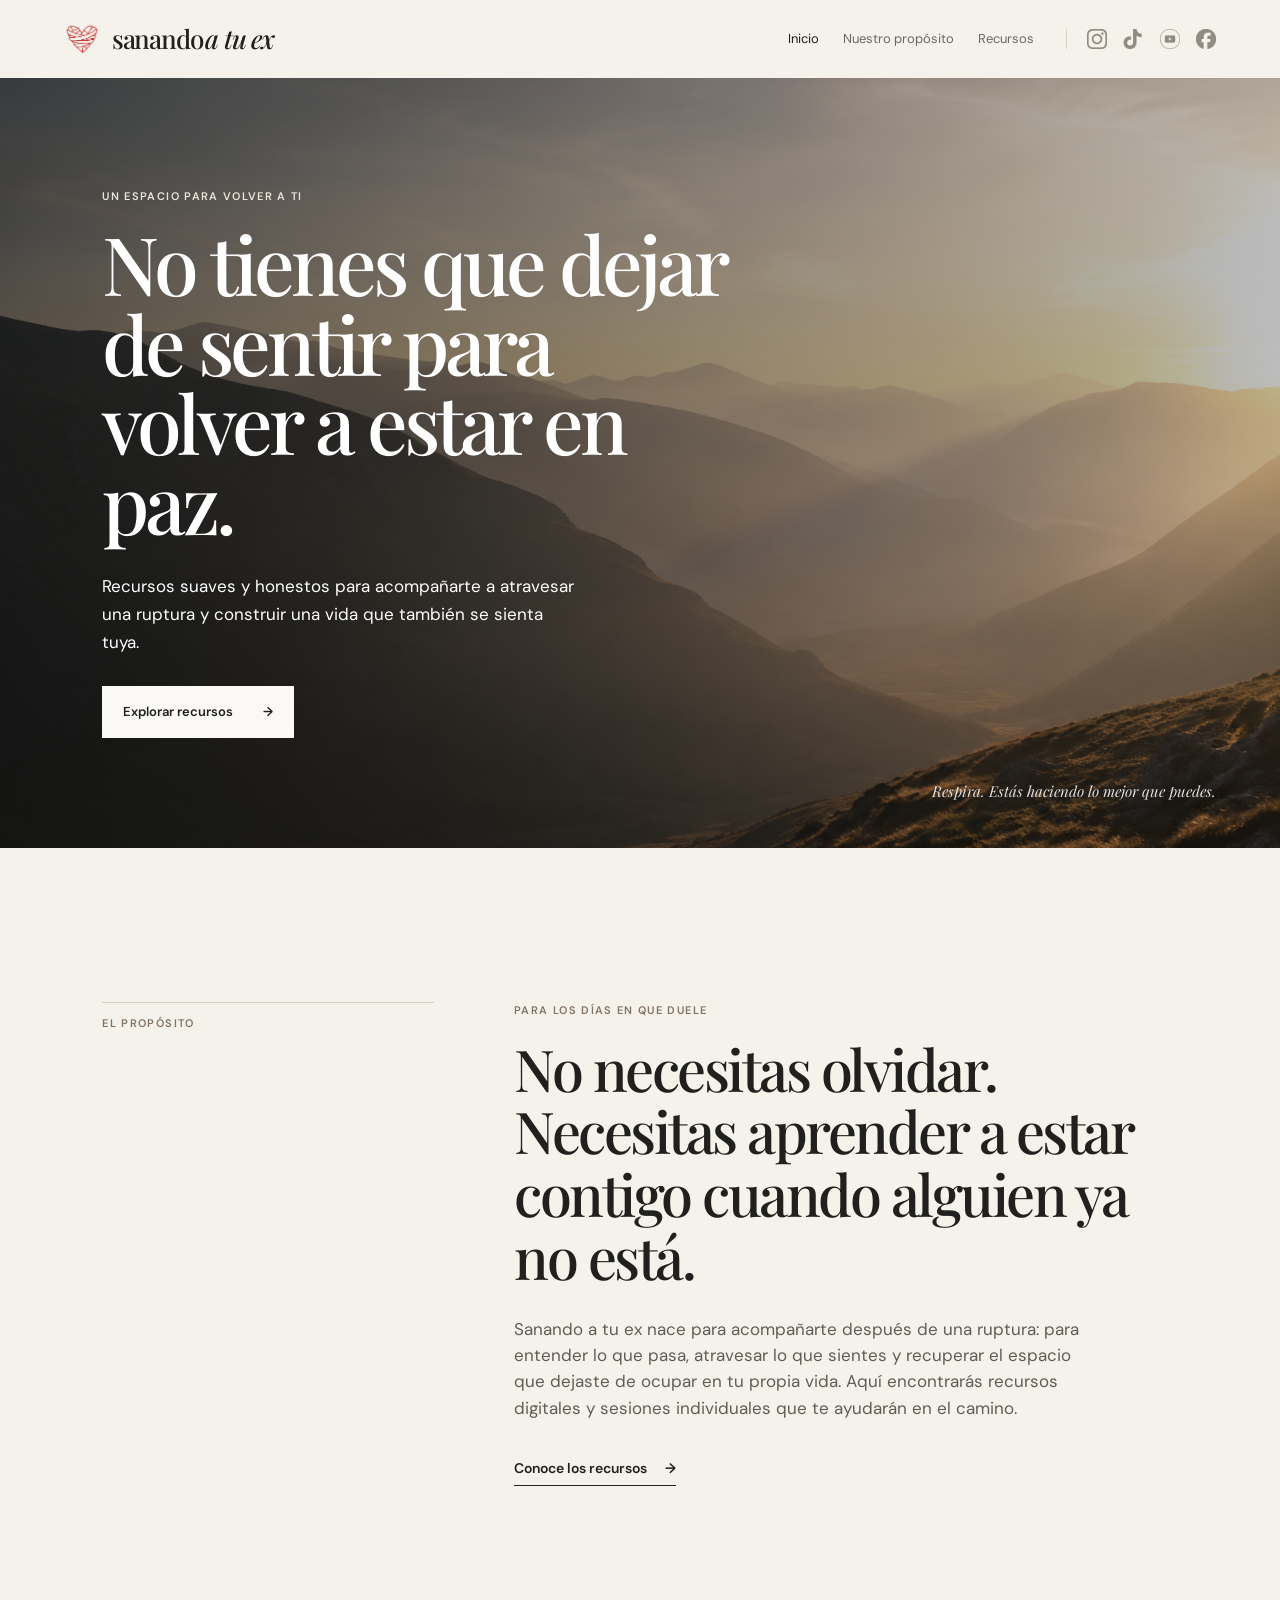
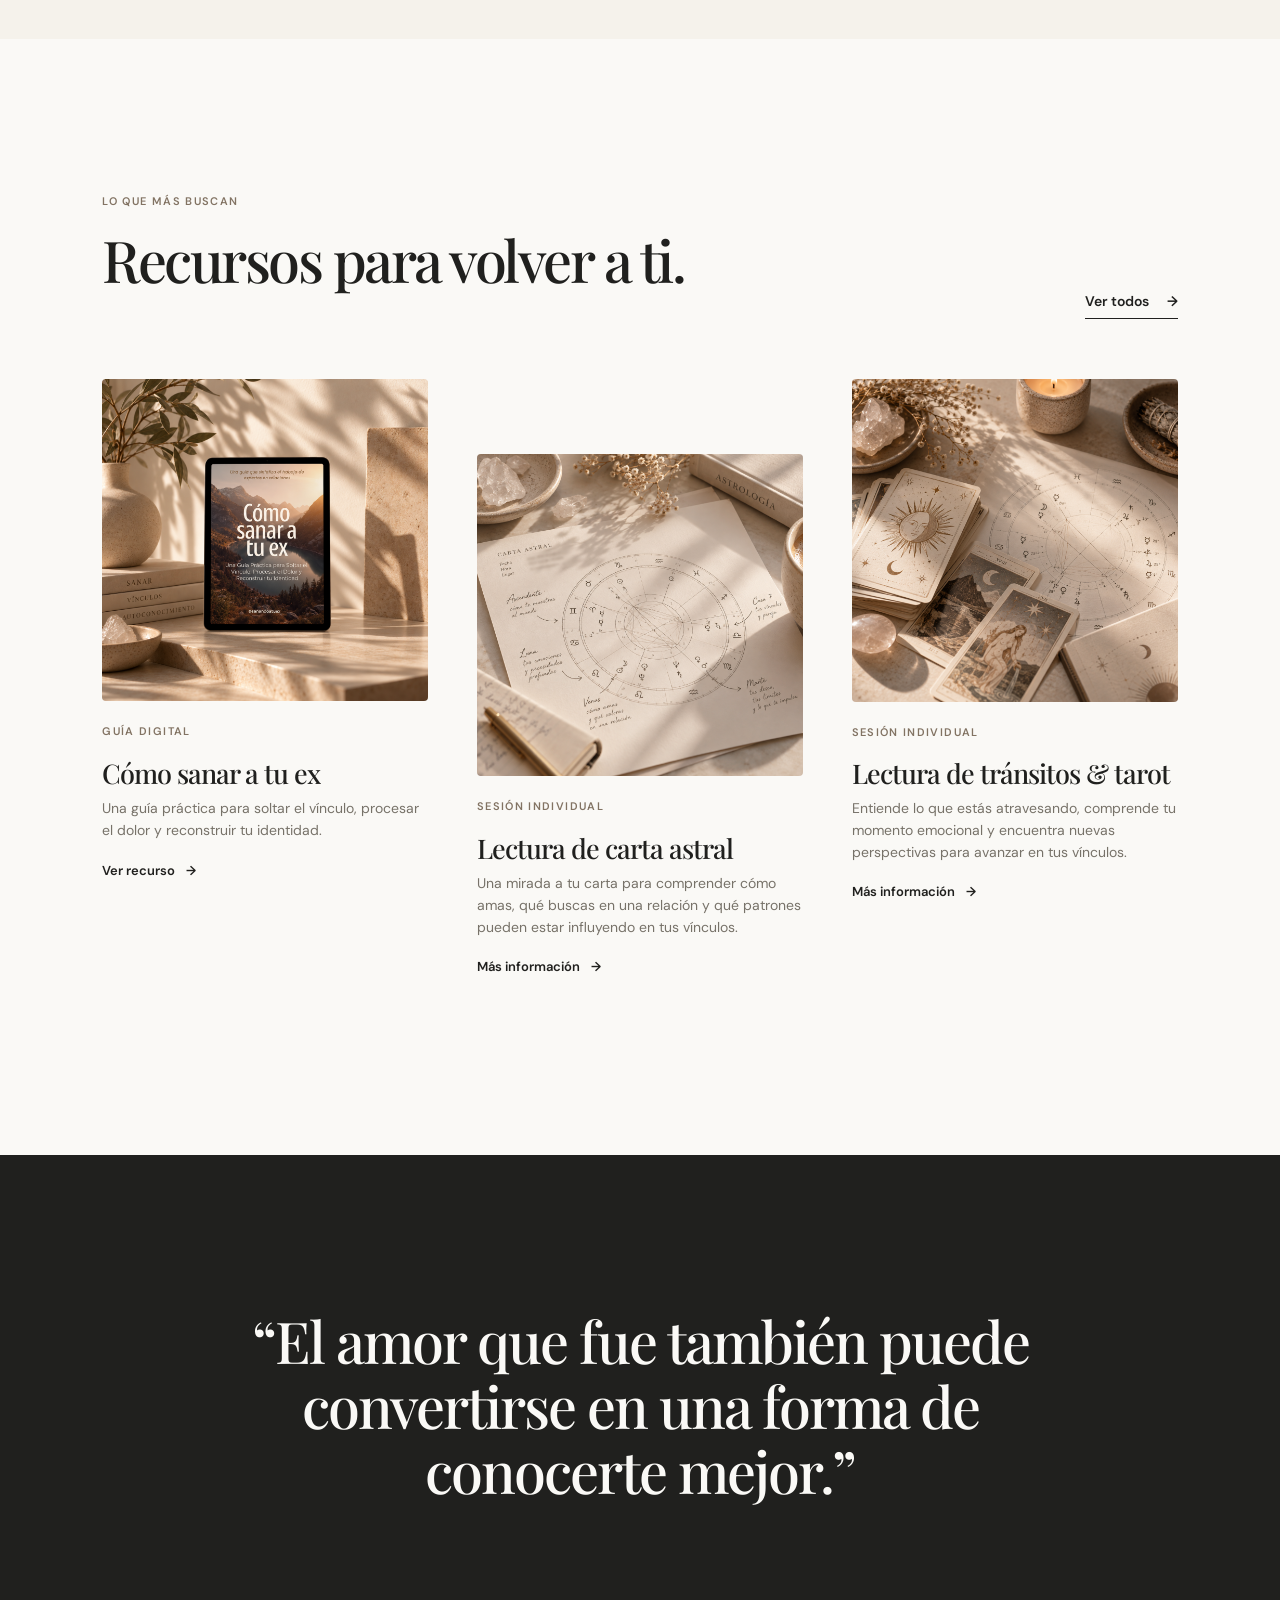
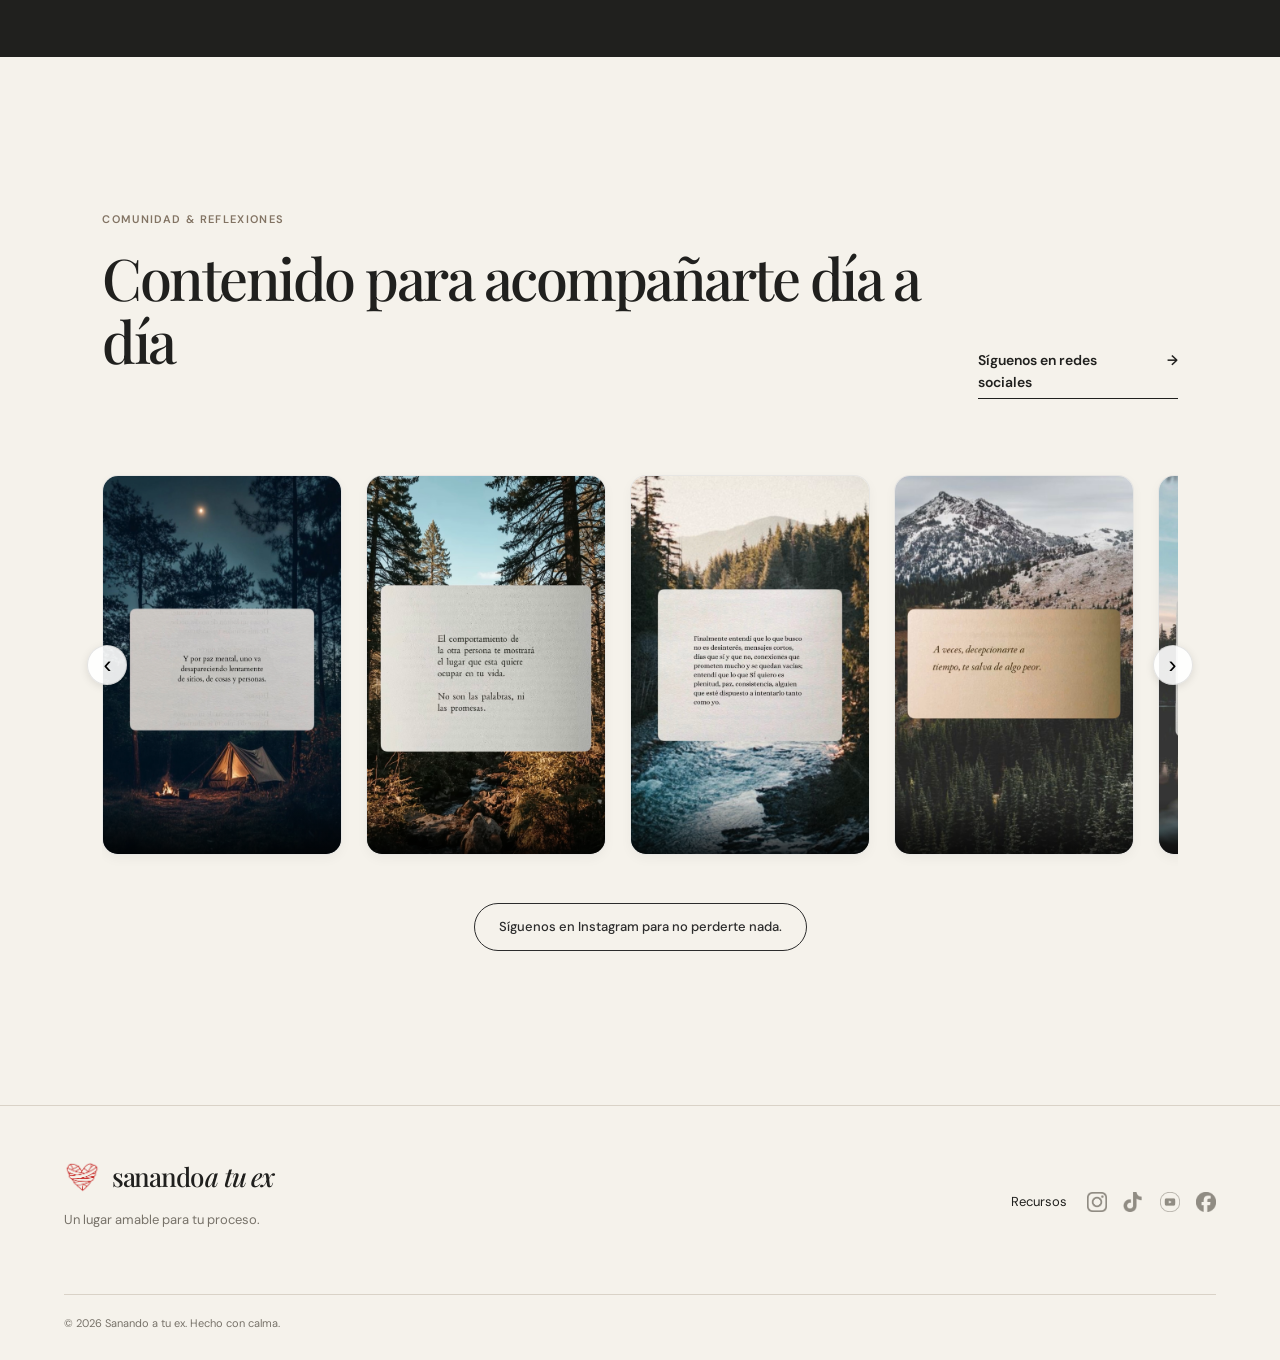
<file: index.html>
<!doctype html>
<html lang="es">
  <head>
    <meta charset="UTF-8" />
    <meta name="viewport" content="width=device-width, initial-scale=1.0" />
    <meta name="description" content="Un espacio para volver a ti después de una ruptura." />
    <title>Sanando a tu ex — Vuelve a ti</title>
    
    <!-- Favicon (Ícono en la pestaña del navegador) -->
    <link rel="icon" type="image/png" href="assets/corazon-rojo.png" />

    <link rel="preconnect" href="https://fonts.googleapis.com" />
    <link rel="preconnect" href="https://fonts.gstatic.com" crossorigin />
    <link href="https://fonts.googleapis.com/css2?family=DM+Sans:wght@400;500;600&family=Playfair+Display:ital,wght@0,500;0,600;1,500&display=swap" rel="stylesheet" />
    <link rel="stylesheet" href="styles.css?v=v5" />
  </head>
  <body>
    <header class="site-header">
      <a class="brand brand-with-icon" href="index.html" aria-label="Sanando a tu ex, inicio">
        <img src="assets/corazon-rojo.png" alt="Sanando a tu ex" class="heart-icon-img" />
        <span class="brand-text">sanando<em>a tu ex</em></span>
      </a>
      <button class="menu-button" aria-label="Abrir menú" aria-expanded="false">Menú</button>
      <nav class="nav" aria-label="Navegación principal">
        <a class="active" href="index.html">Inicio</a>
        <a href="#proposito">Nuestro propósito</a>
        <a href="productos.html">Recursos</a>
        <div class="social-links">
          <a href="https://www.instagram.com/sanandoatuex_/" target="_blank" rel="noreferrer" aria-label="Instagram">
            <img src="assets/instagram-logo.png" alt="Instagram" class="social-icon-img" />
          </a>
          <a href="https://www.tiktok.com/@sanandoatuex_?is_from_webapp=1&sender_device=pc" target="_blank" rel="noreferrer" aria-label="TikTok">
            <img src="assets/tiktok-logo.png" alt="TikTok" class="social-icon-img" />
          </a>
          <a href="https://youtube.com/@sanandoatuex?si=kD7vtOGhTiIHpsKm" target="_blank" rel="noreferrer" aria-label="YouTube">
            <img src="assets/yotube-logo.png" alt="YouTube" class="social-icon-img" />
          </a>
          <a href="https://www.facebook.com/profile.php?id=61584561286079" target="_blank" rel="noreferrer" aria-label="Facebook">
            <img src="assets/facebook-logo.png" alt="Facebook" class="social-icon-img" />
          </a>
        </div>
      </nav>
    </header>

    <main>
      <section class="hero hero-with-bg">
        <div class="hero-content">
          <p class="eyebrow light">UN ESPACIO PARA VOLVER A TI</p>
          <h1>No tienes que dejar de sentir para volver a estar en paz.</h1>
          <p class="hero-copy">Recursos suaves y honestos para acompañarte a atravesar una ruptura y construir una vida que también se sienta tuya.</p>
          <a class="button button-light" href="productos.html">Explorar recursos <span>→</span></a>
        </div>
        <p class="hero-note">Respira. Estás haciendo lo mejor que puedes.</p>
      </section>

      <section class="manifesto section" id="proposito">
        <div class="section-label">El propósito</div>
        <div class="manifesto-copy">
          <p class="eyebrow">Para los días en que duele</p>
          <h2>No necesitas olvidar. Necesitas aprender a estar contigo cuando alguien ya no está.</h2>
          <p>Sanando a tu ex nace para acompañarte después de una ruptura: para entender lo que pasa, atravesar lo que sientes y recuperar el espacio que dejaste de ocupar en tu propia vida. Aquí encontrarás recursos digitales y sesiones individuales que te ayudarán en el camino.</p>
          <a class="text-link" href="productos.html">Conoce los recursos <span>→</span></a>
        </div>
      </section>

      <section class="featured section" id="recursos">
        <div class="section-heading">
          <div>
            <p class="eyebrow">Lo que más buscan</p>
            <h2>Recursos para volver a ti.</h2>
          </div>
          <a class="text-link desktop-link" href="productos.html">Ver todos <span>→</span></a>
        </div>
        <div class="resource-grid">
          <article class="resource-card card-tall">
            <div class="resource-art">
              <img src="assets/guia-como-sanar-2.png" alt="Guía Como Sanar a tu Ex" class="card-cover-img" />
            </div>
            <div class="card-info">
              <p class="card-type">Guía digital</p>
              <h3>Cómo sanar a tu ex</h3>
              <p>Una guía práctica para soltar el vínculo, procesar el dolor y reconstruir tu identidad.</p>
              <a href="productos.html">Ver recurso <span>→</span></a>
            </div>
          </article>
          <article class="resource-card card-offset">
            <div class="resource-art">
              <img src="assets/producto-astrologia.png" alt="Lectura de carta astral" class="card-cover-img" />
            </div>
            <div class="card-info">
              <p class="card-type">Sesión individual</p>
              <h3>Lectura de carta astral</h3>
              <p>Una mirada a tu carta para comprender cómo amas, qué buscas en una relación y qué patrones pueden estar influyendo en tus vínculos.</p>
              <a href="productos.html">Más información <span>→</span></a>
            </div>
          </article>
          <article class="resource-card card-tall third-card">
            <div class="resource-art">
              <img src="assets/producto-transitos.png" alt="Lectura de tránsitos & tarot" class="card-cover-img" />
            </div>
            <div class="card-info">
              <p class="card-type">Sesión individual</p>
              <h3>Lectura de tránsitos & tarot</h3>
              <p>Entiende lo que estás atravesando, comprende tu momento emocional y encuentra nuevas perspectivas para avanzar en tus vínculos.</p>
              <a href="productos.html">Más información <span>→</span></a>
            </div>
          </article>
        </div>
      </section>

      <section class="quote-band">
        <p>“El amor que fue también puede convertirse en una forma de conocerte mejor.”</p>
      </section>

      <!-- Nueva sección: Carrusel de contenido de Instagram -->
      <section class="instagram-stories-section section">
        <div class="section-heading">
          <div>
            <p class="eyebrow">Comunidad & reflexiones</p>
            <h2>Contenido para acompañarte día a día</h2>
          </div>
          <a class="text-link desktop-link" href="https://www.instagram.com/sanandoatuex_/" target="_blank" rel="noreferrer">
            Síguenos en redes sociales <span>→</span>
          </a>
        </div>

        <div class="stories-carousel-wrapper">
          <button class="carousel-btn prev-btn" id="prevStory" aria-label="Anterior">‹</button>
          
          <div class="stories-carousel" id="storiesCarousel">
            <div class="story-card">
              <img src="assets/Carrusel-14.jpeg" alt="Reflexión de Instagram 1" class="story-img" />
              <div class="story-overlay">
                <p></p>
              </div>
            </div>
            <div class="story-card">
              <img src="assets/Carrusel-2.jpeg" alt="Reflexión de Instagram 2" class="story-img" />
              <div class="story-overlay">
                <p></p>
              </div>
            </div>
            <div class="story-card">
              <img src="assets/Carrusel-3.jpeg" alt="Reflexión de Instagram 3" class="story-img" />
              <div class="story-overlay">
                <p></p>
              </div>
            </div>
            <div class="story-card">
              <img src="assets/Carrusel-4.jpeg" alt="Reflexión de Instagram 4" class="story-img" />
              <div class="story-overlay">
                <p></p>
              </div>
            </div>
            <div class="story-card">
              <img src="assets/Carrusel-5.jpeg" alt="Reflexión de Instagram 4" class="story-img" />
              <div class="story-overlay">
                <p></p>
              </div>
            </div>
            <div class="story-card">
              <img src="assets/Carrusel-6.jpeg" alt="Reflexión de Instagram 4" class="story-img" />
              <div class="story-overlay">
                <p></p>
              </div>
            </div>
            <div class="story-card">
              <img src="assets/Carrusel-7.jpeg" alt="Reflexión de Instagram 4" class="story-img" />
              <div class="story-overlay">
                <p></p>
              </div>
            </div>
            <div class="story-card">
              <img src="assets/Carrusel-8.jpeg" alt="Reflexión de Instagram 4" class="story-img" />
              <div class="story-overlay">
                <p></p>
              </div>
            </div>
            <div class="story-card">
              <img src="assets/Carrusel-9.jpeg" alt="Reflexión de Instagram 4" class="story-img" />
              <div class="story-overlay">
                <p></p>
              </div>
            </div>
            <div class="story-card">
              <img src="assets/Carrusel-10.jpeg" alt="Reflexión de Instagram 4" class="story-img" />
              <div class="story-overlay">
                <p></p>
              </div>
            </div>
            <div class="story-card">
              <img src="assets/Carrusel-11.jpeg" alt="Reflexión de Instagram 4" class="story-img" />
              <div class="story-overlay">
                <p></p>
              </div>
            </div>
            <div class="story-card">
              <img src="assets/Carrusel-12.jpeg" alt="Reflexión de Instagram 4" class="story-img" />
              <div class="story-overlay">
                <p></p>
              </div>
            </div>
            <div class="story-card">
              <img src="assets/Carrusel-13.jpeg" alt="Reflexión de Instagram 4" class="story-img" />
              <div class="story-overlay">
                <p></p>
              </div>
            </div>
          </div>

          <button class="carousel-btn next-btn" id="nextStory" aria-label="Siguiente">›</button>
        </div>

        <div class="instagram-cta-container">
          <a href="https://www.instagram.com/sanandoatuex_/" target="_blank" rel="noreferrer" class="button button-outline">
            Síguenos en Instagram para no perderte nada.
          </a>
        </div>
      </section>
    </main>

    <footer class="footer">
      <div>
        <a class="brand brand-with-icon" href="index.html">
          <img src="assets/corazon-rojo.png" alt="Sanando a tu ex" class="heart-icon-img" />
          <span class="brand-text">sanando<em>a tu ex</em></span>
        </a>
        <p>Un lugar amable para tu proceso.</p>
      </div>
      <div class="footer-links">
        <a href="productos.html">Recursos</a>
        <div class="social-links footer-socials">
          <a href="https://www.instagram.com/sanandoatuex_/" target="_blank" rel="noreferrer" aria-label="Instagram">
            <img src="assets/instagram-logo.png" alt="Instagram" class="social-icon-img" />
          </a>
          <a href="https://www.tiktok.com/@sanandoatuex_?is_from_webapp=1&sender_device=pc" target="_blank" rel="noreferrer" aria-label="TikTok">
            <img src="assets/tiktok-logo.png" alt="TikTok" class="social-icon-img" />
          </a>
          <a href="https://youtube.com/@sanandoatuex?si=kD7vtOGhTiIHpsKm" target="_blank" rel="noreferrer" aria-label="YouTube">
            <img src="assets/yotube-logo.png" alt="YouTube" class="social-icon-img" />
          </a>
          <a href="https://www.facebook.com/profile.php?id=61584561286079" target="_blank" rel="noreferrer" aria-label="Facebook">
            <img src="assets/facebook-logo.png" alt="Facebook" class="social-icon-img" />
          </a>
        </div>
      </div>
      <small>© 2026 Sanando a tu ex. Hecho con calma.</small>
    </footer>
    <script src="script.js"></script>
  </body>
</html>
</file>
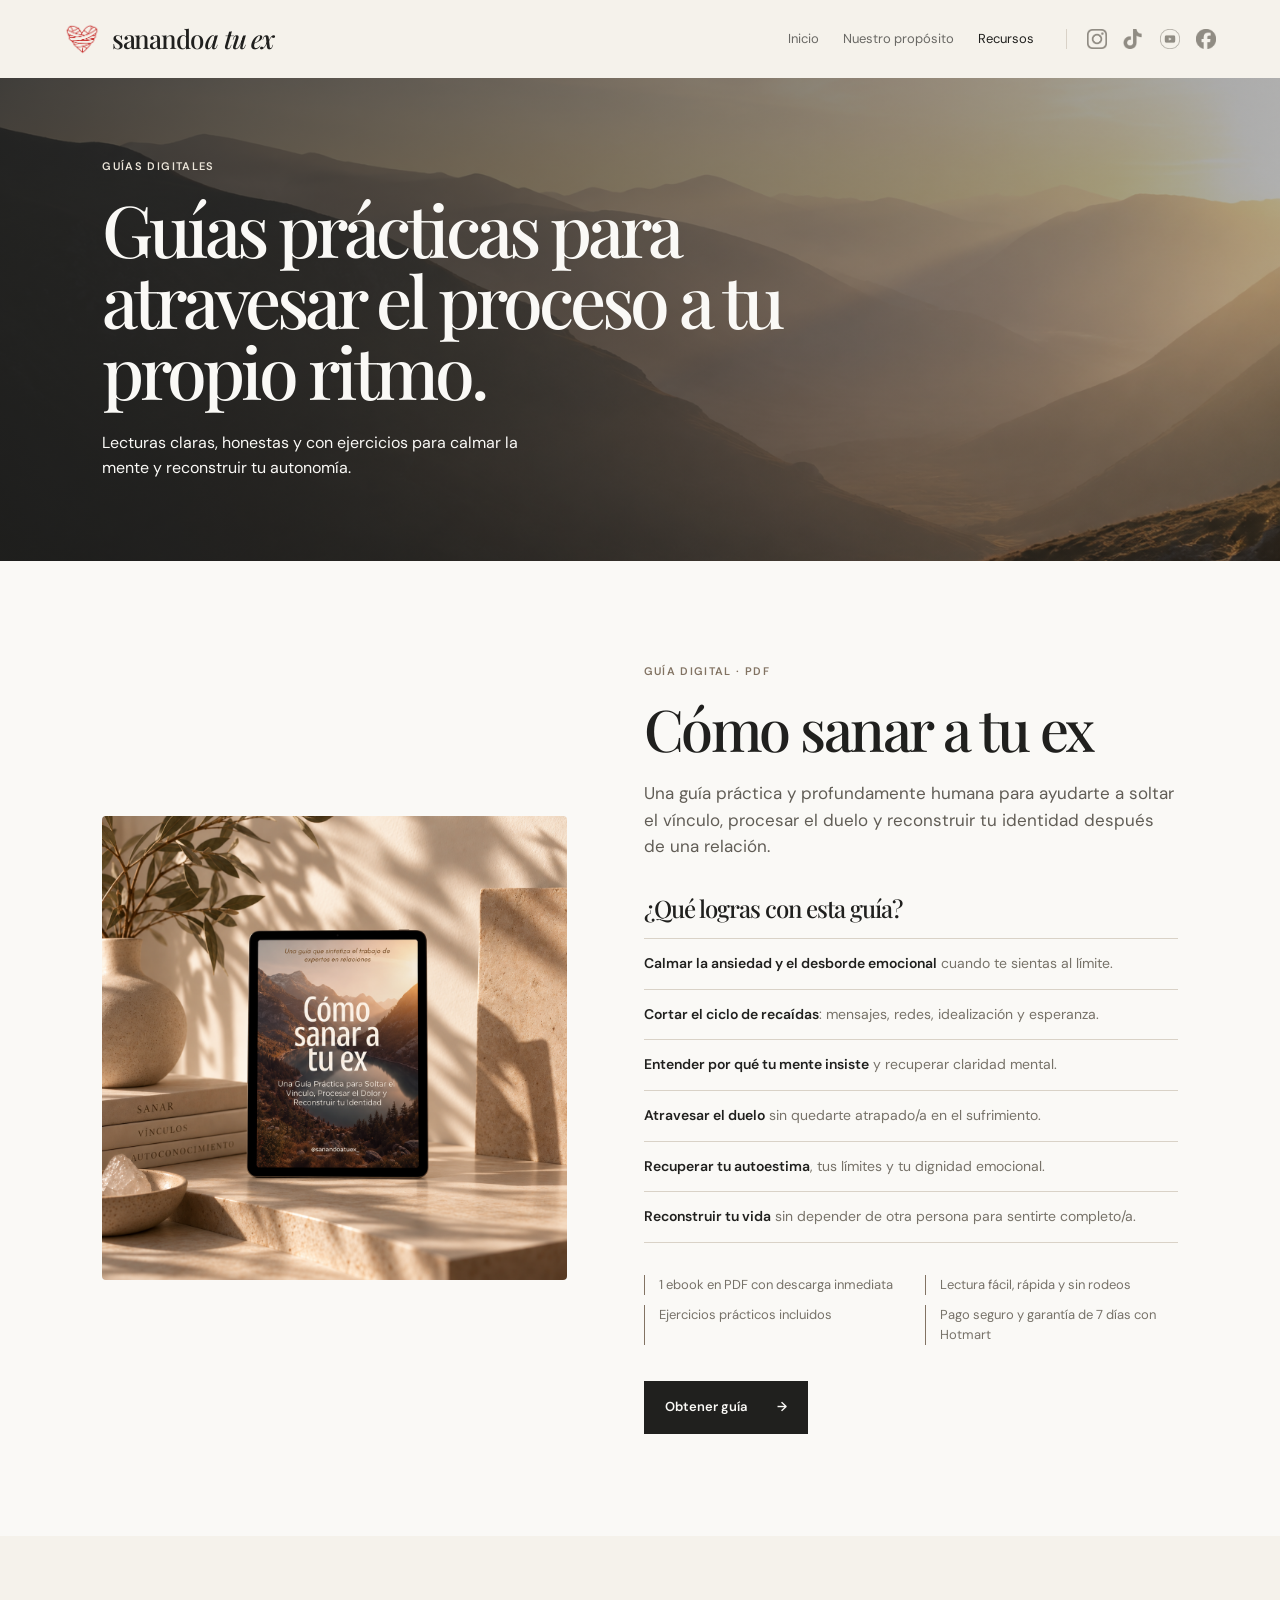
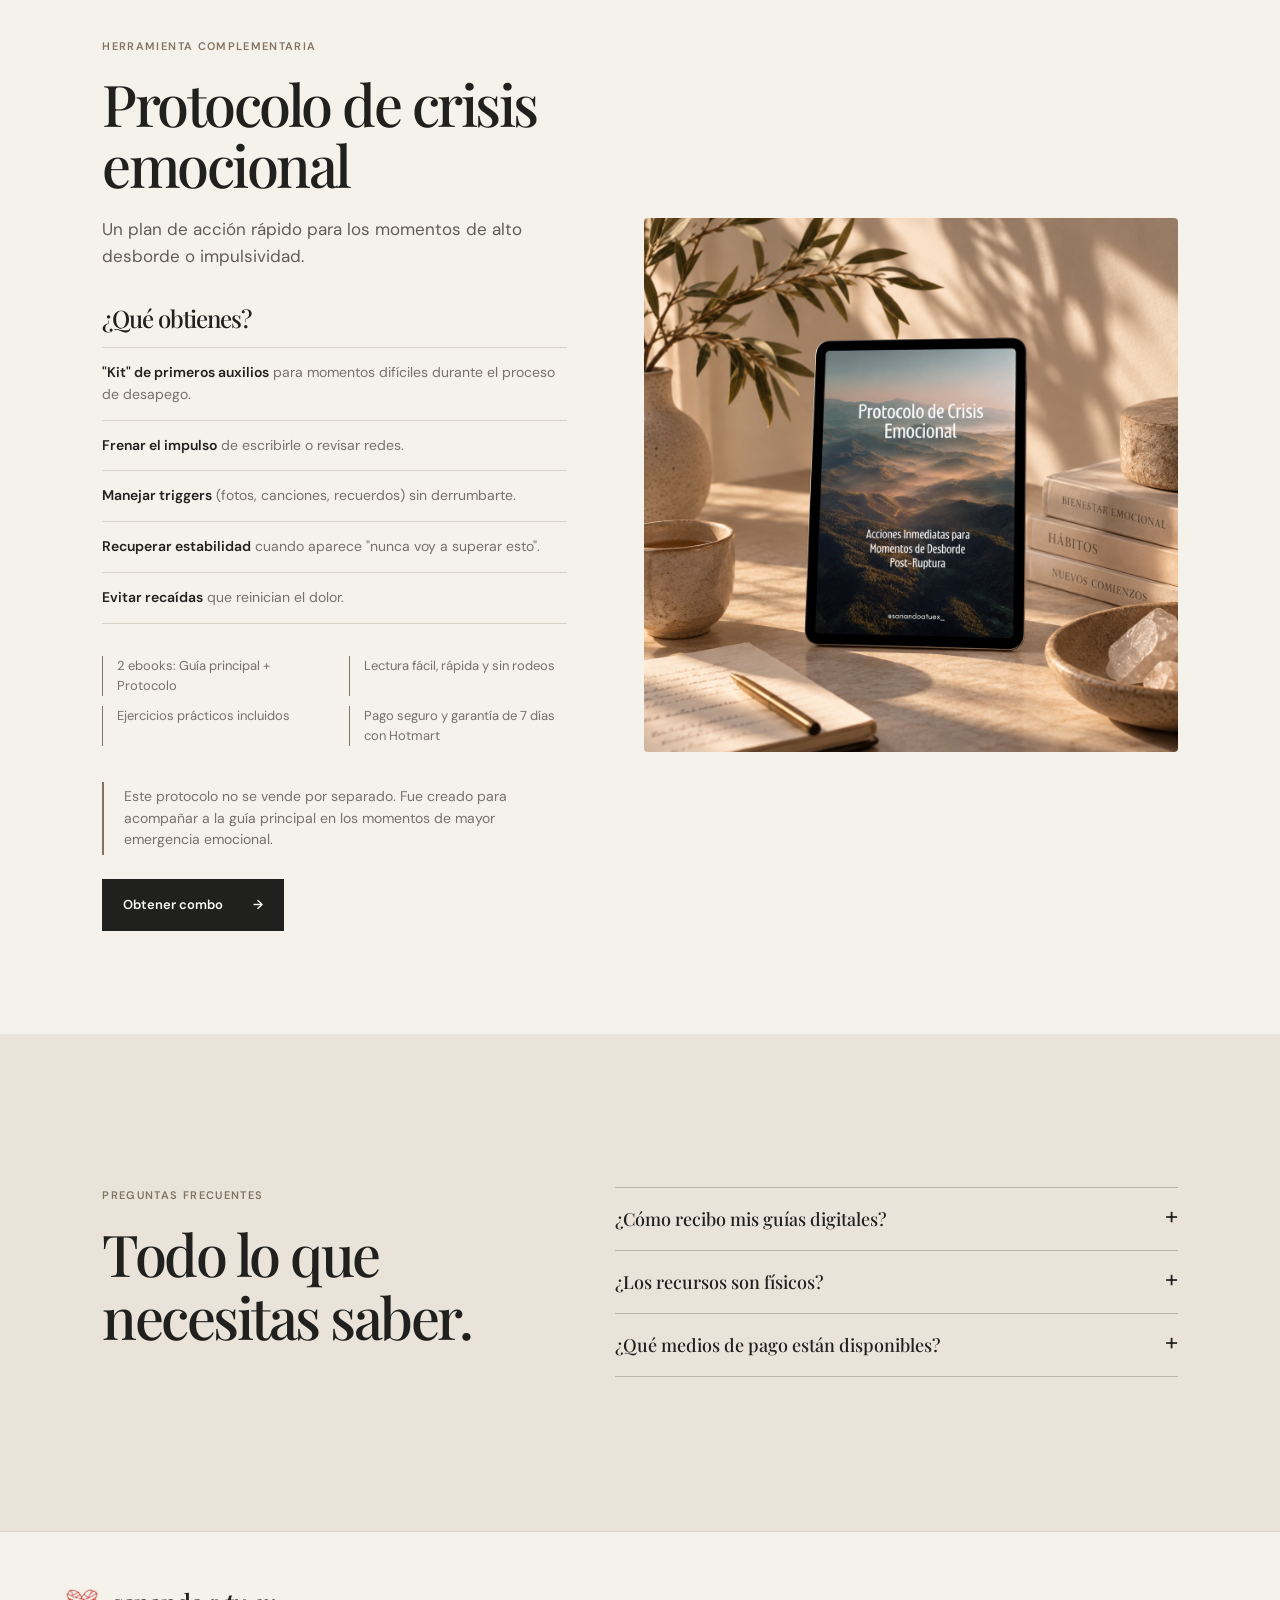
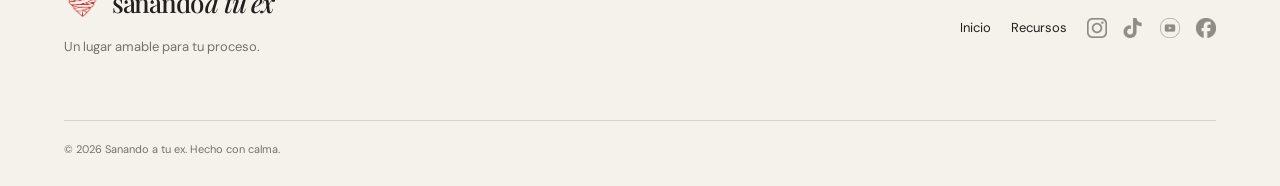
<file: guias-digitales.html>
<!doctype html>
<html lang="es">
  <head>
    <meta charset="UTF-8" />
    <meta name="viewport" content="width=device-width, initial-scale=1.0" />
    <meta name="description" content="Guías digitales en formato PDF para acompañarte después de una ruptura." />
    <title>Guías digitales — Sanando a tu ex</title>
    <link rel="icon" type="image/png" href="assets/corazon-rojo.png" />
    <link rel="preconnect" href="https://fonts.googleapis.com" />
    <link rel="preconnect" href="https://fonts.gstatic.com" crossorigin />
    <link href="https://fonts.googleapis.com/css2?family=DM+Sans:wght@400;500;600&family=Playfair+Display:ital,wght@0,500;0,600;1,500&display=swap" rel="stylesheet" />
    <link rel="stylesheet" href="styles.css?v=v7" />
  </head>
  <body>
    <header class="site-header">
      <a class="brand brand-with-icon" href="index.html" aria-label="Sanando a tu ex, inicio">
        <img src="assets/corazon-rojo.png" alt="Sanando a tu ex" class="heart-icon-img" />
        <span class="brand-text">sanando<em>a tu ex</em></span>
      </a>
      <button class="menu-button" aria-label="Abrir menú" aria-expanded="false">Menú</button>
      <nav class="nav" aria-label="Navegación principal">
        <a href="index.html">Inicio</a>
        <a href="index.html#proposito">Nuestro propósito</a>
        <a class="active" href="productos.html">Recursos</a>
        <div class="social-links">
          <a href="https://www.instagram.com/sanandoatuex_/" target="_blank" rel="noreferrer" aria-label="Instagram"><img src="assets/instagram-logo.png" alt="Instagram" class="social-icon-img" /></a>
          <a href="https://www.tiktok.com/@sanandoatuex_?is_from_webapp=1&sender_device=pc" target="_blank" rel="noreferrer" aria-label="TikTok"><img src="assets/tiktok-logo.png" alt="TikTok" class="social-icon-img" /></a>
          <a href="https://youtube.com/@sanandoatuex?si=kD7vtOGhTiIHpsKm" target="_blank" rel="noreferrer" aria-label="YouTube"><img src="assets/yotube-logo.png" alt="YouTube" class="social-icon-img" /></a>
          <a href="https://www.facebook.com/profile.php?id=61584561286079" target="_blank" rel="noreferrer" aria-label="Facebook"><img src="assets/facebook-logo.png" alt="Facebook" class="social-icon-img" /></a>
        </div>
      </nav>
    </header>

    <main>
      <section class="shop-hero">
        <div>
          <p class="eyebrow light">Guías digitales</p>
          <h1>Guías prácticas para atravesar el proceso a tu propio ritmo.</h1>
          <p>Lecturas claras, honestas y con ejercicios para calmar la mente y reconstruir tu autonomía.</p>
        </div>
      </section>

      <!-- Guía principal -->
      <section class="section guide-section guide-section-ivory">
        <article class="guide-grid">
          <div class="guide-cover">
            <img src="assets/guia-como-sanar-2.png" alt="Portada de la guía Cómo sanar a tu ex" class="card-cover-img" />
          </div>
          <div class="guide-info">
            <p class="card-type">Guía digital · PDF</p>
            <h2>Cómo sanar a tu ex</h2>
            <p class="guide-lead">Una guía práctica y profundamente humana para ayudarte a soltar el vínculo, procesar el duelo y reconstruir tu identidad después de una relación.</p>

            <h3>¿Qué logras con esta guía?</h3>
            <ul class="guide-list">
              <li><strong>Calmar la ansiedad y el desborde emocional</strong> cuando te sientas al límite.</li>
              <li><strong>Cortar el ciclo de recaídas</strong>: mensajes, redes, idealización y esperanza.</li>
              <li><strong>Entender por qué tu mente insiste</strong> y recuperar claridad mental.</li>
              <li><strong>Atravesar el duelo</strong> sin quedarte atrapado/a en el sufrimiento.</li>
              <li><strong>Recuperar tu autoestima</strong>, tus límites y tu dignidad emocional.</li>
              <li><strong>Reconstruir tu vida</strong> sin depender de otra persona para sentirte completo/a.</li>
            </ul>

            <ul class="guide-facts">
              <li>1 ebook en PDF con descarga inmediata</li>
              <li>Lectura fácil, rápida y sin rodeos</li>
              <li>Ejercicios prácticos incluidos</li>
              <li>Pago seguro y garantía de 7 días con Hotmart</li>
            </ul>

            <a class="button button-dark" href="https://pay.hotmart.com/D103963177F">Obtener guía <span>→</span></a>
          </div>
        </article>
      </section>

      <!-- Protocolo de crisis -->
      <section class="section guide-section">
        <article class="guide-grid guide-grid-reverse">
          <div class="guide-cover">
            <img src="assets/protocolo-guia.png" alt="Portada del Protocolo de crisis emocional" class="card-cover-img" />
          </div>
          <div class="guide-info">
            <p class="card-type">Herramienta complementaria</p>
            <h2>Protocolo de crisis emocional</h2>
            <p class="guide-lead">Un plan de acción rápido para los momentos de alto desborde o impulsividad.</p>

            <h3>¿Qué obtienes?</h3>
            <ul class="guide-list">
              <li><strong>"Kit" de primeros auxilios</strong> para momentos difíciles durante el proceso de desapego.</li>
              <li><strong>Frenar el impulso</strong> de escribirle o revisar redes.</li>
              <li><strong>Manejar triggers</strong> (fotos, canciones, recuerdos) sin derrumbarte.</li>
              <li><strong>Recuperar estabilidad</strong> cuando aparece "nunca voy a superar esto".</li>
              <li><strong>Evitar recaídas</strong> que reinician el dolor.</li>
            </ul>

            <ul class="guide-facts">
              <li>2 ebooks: Guía principal + Protocolo</li>
              <li>Lectura fácil, rápida y sin rodeos</li>
              <li>Ejercicios prácticos incluidos</li>
              <li>Pago seguro y garantía de 7 días con Hotmart</li>
            </ul>

            <p class="guide-note">Este protocolo no se vende por separado. Fue creado para acompañar a la guía principal en los momentos de mayor emergencia emocional.</p>

            <a class="button button-dark" href="https://pay.hotmart.com/K103963382X" style="margin-top: 24px;">Obtener combo <span>→</span></a>
          </div>
        </article>
      </section>

      <section class="section faq">
        <div>
          <p class="eyebrow">Preguntas frecuentes</p>
          <h2>Todo lo que necesitas saber.</h2>
        </div>
        <div class="faq-list">
          <details>
            <summary>¿Cómo recibo mis guías digitales?<span>+</span></summary>
            <p>Al completar tu compra, recibirás acceso inmediato en tu correo electrónico. Podrás descargarlas y conservarlas de por vida.</p>
          </details>
          <details>
            <summary>¿Los recursos son físicos?<span>+</span></summary>
            <p>No. Son materiales digitales en formato PDF que puedes leer desde tu teléfono, tableta o computador.</p>
          </details>
          <details>
            <summary>¿Qué medios de pago están disponibles?<span>+</span></summary>
            <p>El pago se realiza a través de Hotmart, con tarjeta de crédito, débito, PSE y otros medios según tu país.</p>
          </details>
        </div>
      </section>
    </main>

    <footer class="footer">
      <div>
        <a class="brand brand-with-icon" href="index.html">
          <img src="assets/corazon-rojo.png" alt="Sanando a tu ex" class="heart-icon-img" />
          <span class="brand-text">sanando<em>a tu ex</em></span>
        </a>
        <p>Un lugar amable para tu proceso.</p>
      </div>
      <div class="footer-links">
        <a href="index.html">Inicio</a>
        <a href="productos.html">Recursos</a>
        <div class="social-links footer-socials">
          <a href="https://www.instagram.com/sanandoatuex_/" target="_blank" rel="noreferrer" aria-label="Instagram"><img src="assets/instagram-logo.png" alt="Instagram" class="social-icon-img" /></a>
          <a href="https://www.tiktok.com/@sanandoatuex_?is_from_webapp=1&sender_device=pc"><img src="assets/tiktok-logo.png" alt="TikTok" class="social-icon-img" /></a>
          <a href="https://youtube.com/@sanandoatuex?si=kD7vtOGhTiIHpsKm" target="_blank" rel="noreferrer" aria-label="YouTube"><img src="assets/yotube-logo.png" alt="YouTube" class="social-icon-img" /></a>
          <a href="https://www.facebook.com/profile.php?id=61584561286079" target="_blank" rel="noreferrer" aria-label="Facebook"><img src="assets/facebook-logo.png" alt="Facebook" class="social-icon-img" /></a>
        </div>
      </div>
      <small>© 2026 Sanando a tu ex. Hecho con calma.</small>
    </footer>
    <script src="script.js"></script>
  </body>
</html>
</file>
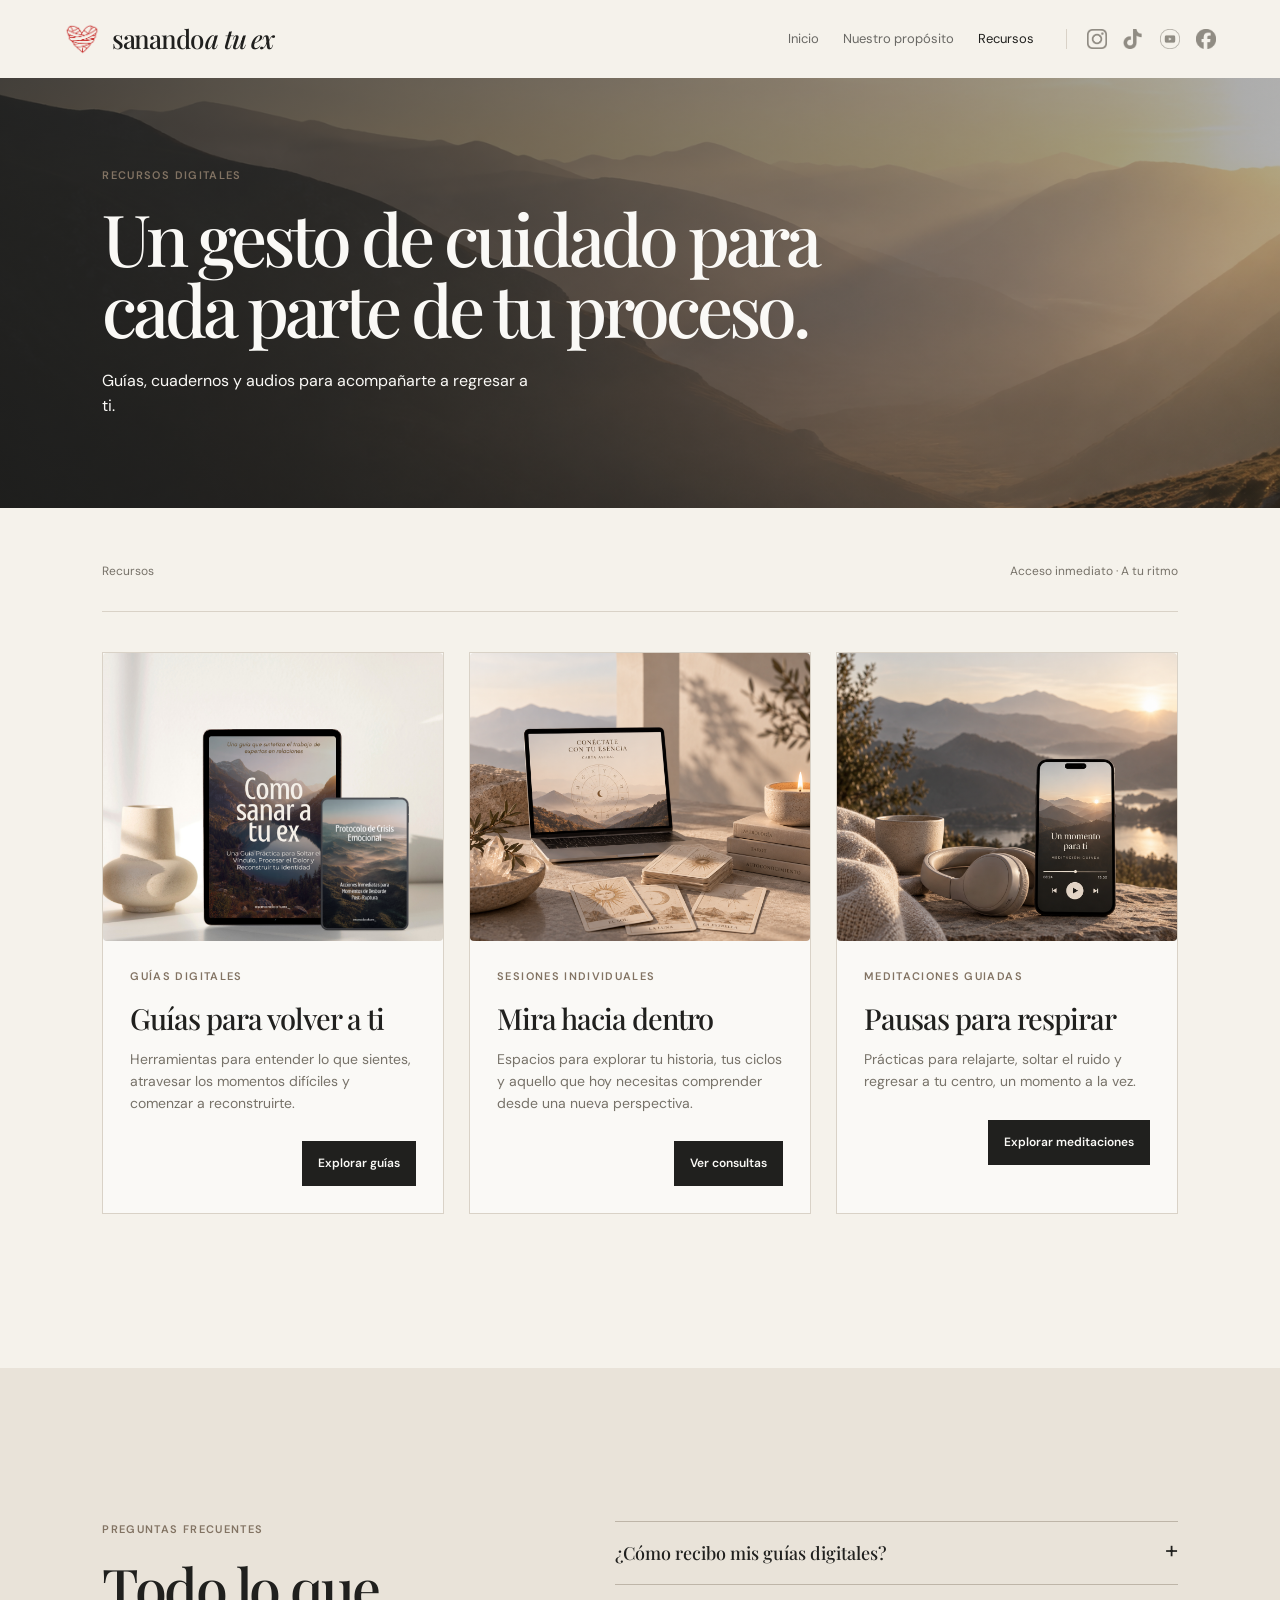
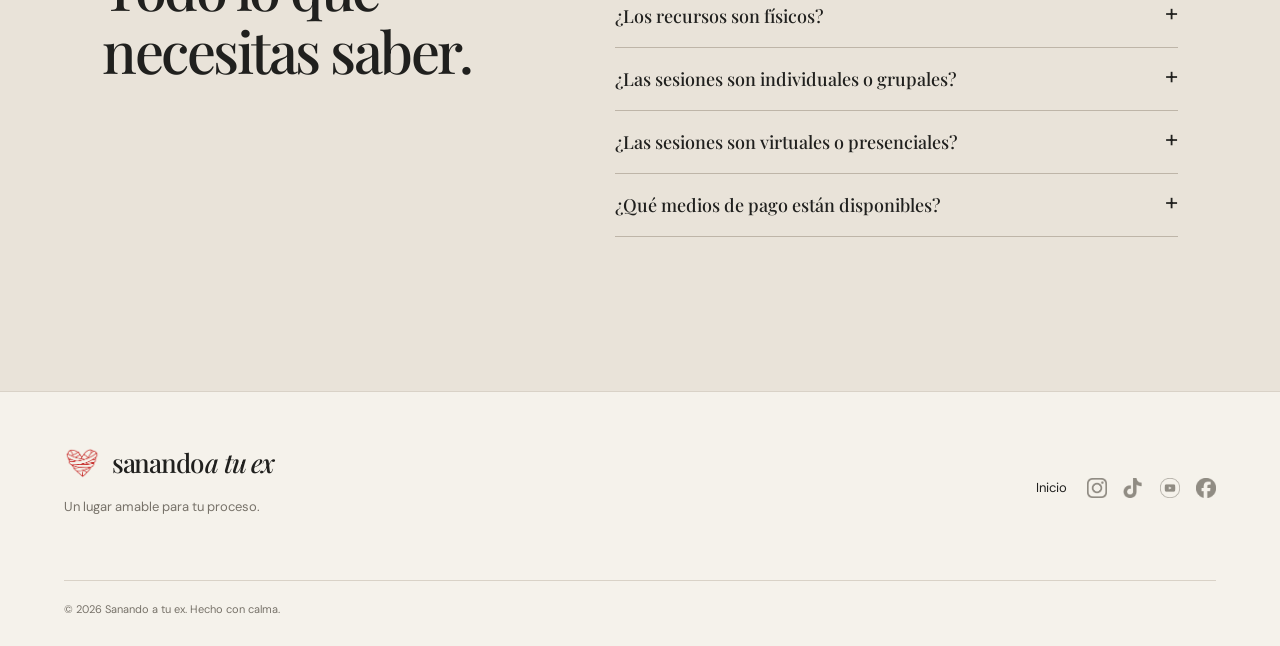
<file: productos.html>
<!doctype html>
<html lang="es">
  <head>
    <meta charset="UTF-8" />
    <meta name="viewport" content="width=device-width, initial-scale=1.0" />
    <meta name="description" content="Recursos para acompañarte después de una ruptura." />
    <title>Recursos — Sanando a tu ex</title>
    <!-- Favicon (Icono en la pestaña del navegador) -->
    <link rel="icon" type="image/png" href="assets/corazon-rojo.png" />
    <link rel="preconnect" href="https://fonts.googleapis.com" />
    <link rel="preconnect" href="https://fonts.gstatic.com" crossorigin />
    <link href="https://fonts.googleapis.com/css2?family=DM+Sans:wght@400;500;600&family=Playfair+Display:ital,wght@0,500;0,600;1,500&display=swap" rel="stylesheet" />
    <link rel="stylesheet" href="styles.css?v=v5" />
  </head>
  <body>
    <header class="site-header">
      <a class="brand brand-with-icon" href="index.html" aria-label="Sanando a tu ex, inicio">
        <img src="assets/corazon-rojo.png" alt="Sanando a tu ex" class="heart-icon-img" />
        <span class="brand-text">sanando<em>a tu ex</em></span>
      </a>
      <button class="menu-button" aria-label="Abrir menú" aria-expanded="false">Menú</button>
      <nav class="nav" aria-label="Navegación principal">
        <a href="index.html">Inicio</a>
        <a href="index.html#proposito">Nuestro propósito</a>
        <a class="active" href="productos.html">Recursos</a>
        <div class="social-links">
          <a href="https://www.instagram.com/sanandoatuex_/" target="_blank" rel="noreferrer" aria-label="Instagram">
            <img src="assets/instagram-logo.png" alt="Instagram" class="social-icon-img" />
          </a>
          <a href="https://www.tiktok.com/@sanandoatuex_?is_from_webapp=1&sender_device=pc" target="_blank" rel="noreferrer" aria-label="TikTok">
            <img src="assets/tiktok-logo.png" alt="TikTok" class="social-icon-img" />
          </a>
          <a href="https://youtube.com/@sanandoatuex?si=kD7vtOGhTiIHpsKm" target="_blank" rel="noreferrer" aria-label="YouTube">
            <img src="assets/yotube-logo.png" alt="YouTube" class="social-icon-img" />
          </a>
          <a href="https://www.facebook.com/profile.php?id=61584561286079" target="_blank" rel="noreferrer" aria-label="Facebook">
            <img src="assets/facebook-logo.png" alt="Facebook" class="social-icon-img" />
          </a>
        </div>
      </nav>
    </header>

    <main>
      <section class="shop-hero">
        <div>
          <p class="eyebrow">Recursos digitales</p>
          <h1>Un gesto de cuidado para cada parte de tu proceso.</h1>
          <p>Guías, cuadernos y audios para acompañarte a regresar a ti.</p>
        </div>
      </section>

      <section class="shop section">
        <div class="shop-top">
          <p>Recursos</p>
          <p>Acceso inmediato · A tu ritmo</p>
        </div>
        <div class="product-grid">
          <article class="product-card">
            <div class="resource-art">
              <img src="assets/portada-seccion-ebooks.png" alt="Guías para volver a ti" class="card-cover-img" />
            </div>
            <div class="product-body">
              <p class="card-type">Guías Digitales</p>
              <h2>Guías para volver a ti</h2>
              <p>Herramientas para entender lo que sientes, atravesar los momentos difíciles y comenzar a reconstruirte.</p>
              <div class="product-bottom">
                <strong></strong>
                <a class="button button-dark" href="guias-digitales.html">Explorar guías</a>
              </div>
            </div>
          </article>
          <article class="product-card">
            <div class="resource-art">
              <img src="assets/portada-seccion-consultas.png" alt="Mira hacia dentro - Sesiones individuales" class="card-cover-img" />
            </div>
            <div class="product-body">
              <p class="card-type">Sesiones individuales</p>
              <h2>Mira hacia dentro</h2>
              <p>Espacios para explorar tu historia, tus ciclos y aquello que hoy necesitas comprender desde una nueva perspectiva.</p>
              <div class="product-bottom">
                <strong></strong>
                <a class="button button-dark" href="sesiones-individuales.html">Ver consultas</a>
              </div>
            </div>
          </article>
          <article class="product-card">
            <div class="resource-art">
              <img src="assets/portada-seccion-meditaciones.png" alt="Pausas para respirar - Meditaciones guiadas" class="card-cover-img" />
            </div>
            <div class="product-body">
              <p class="card-type">Meditaciones guiadas</p>
              <h2>Pausas para respirar</h2>
              <p>Prácticas para relajarte, soltar el ruido y regresar a tu centro, un momento a la vez.</p>
              <div class="product-bottom">
                <strong></strong>
                <a class="button button-dark" href="meditaciones-guiadas.html">Explorar meditaciones</a>
              </div>
            </div>
          </article>
        </div>
      </section>

      <section class="faq section" id="aviso">
        <div>
          <p class="eyebrow">Preguntas frecuentes</p>
          <h2>Todo lo que necesitas saber.</h2>
        </div>
        <div class="faq-list">
          <details>
            <summary>¿Cómo recibo mis guías digitales?<span>+</span></summary>
            <p>Al completar tu compra, recibirás acceso inmediato en tu correo electrónico y cuenta. Podrás volver a ellos de por vida.</p>
          </details>
          <details>
            <summary>¿Los recursos son físicos?<span>+</span></summary>
            <p>No. Son materiales digitales que puedes ver desde tu teléfono, tableta o computador.</p>
          </details>
          <details>
            <summary>¿Las sesiones son individuales o grupales?<span>+</span></summary>
            <p>Las sesiones son individuales y están enfocadas en acompañar de manera personalizada el proceso de cada persona.</p>
          </details>
          <details>
            <summary>¿Las sesiones son virtuales o presenciales?<span>+</span></summary>
            <p>Las sesiones pueden ser virtuales o presenciales. Las sesiones presenciales están disponibles únicamente en Medellín y tienen un costo adicional por movilización.</p>
          </details>
          <details>
            <summary>¿Qué medios de pago están disponibles?<span>+</span></summary>
            <p><strong>Sesiones individuales:</strong> Si estás en Colombia, puedes pagar por transferencia bancaria o, en sesiones presenciales, en efectivo. Para personas fuera de Colombia, aceptamos pagos por Wise o PayPal.<br /><br /><strong>Guías digitales:</strong> El pago se realiza a través de Hotmart, con tarjeta, PSE y los demás medios de pago disponibles en la plataforma.</p>
          </details>
        </div>
      </section>
    </main>

    <footer class="footer">
      <div>
        <a class="brand brand-with-icon" href="index.html">
          <img src="assets/corazon-rojo.png" alt="Sanando a tu ex" class="heart-icon-img" />
          <span class="brand-text">sanando<em>a tu ex</em></span>
        </a>
        <p>Un lugar amable para tu proceso.</p>
      </div>
      <div class="footer-links">
        <a href="index.html">Inicio</a>
        <div class="social-links footer-socials">
          <a href="https://www.instagram.com/sanandoatuex_/" target="_blank" rel="noreferrer" aria-label="Instagram">
            <img src="assets/instagram-logo.png" alt="Instagram" class="social-icon-img" />
          </a>
          <a href="https://www.tiktok.com/@sanandoatuex_?is_from_webapp=1&sender_device=pc" target="_blank" rel="noreferrer" aria-label="TikTok">
            <img src="assets/tiktok-logo.png" alt="TikTok" class="social-icon-img" />
          </a>
          <a href="https://youtube.com/@sanandoatuex?si=kD7vtOGhTiIHpsKm" target="_blank" rel="noreferrer" aria-label="YouTube">
            <img src="assets/yotube-logo.png" alt="YouTube" class="social-icon-img" />
          </a>
          <a href="https://www.facebook.com/profile.php?id=61584561286079" target="_blank" rel="noreferrer" aria-label="Facebook">
            <img src="assets/facebook-logo.png" alt="Facebook" class="social-icon-img" />
          </a>
        </div>
      </div>
      <small>© 2026 Sanando a tu ex. Hecho con calma.</small>
    </footer>
    <script src="script.js"></script>
  </body>
</html>
</file>
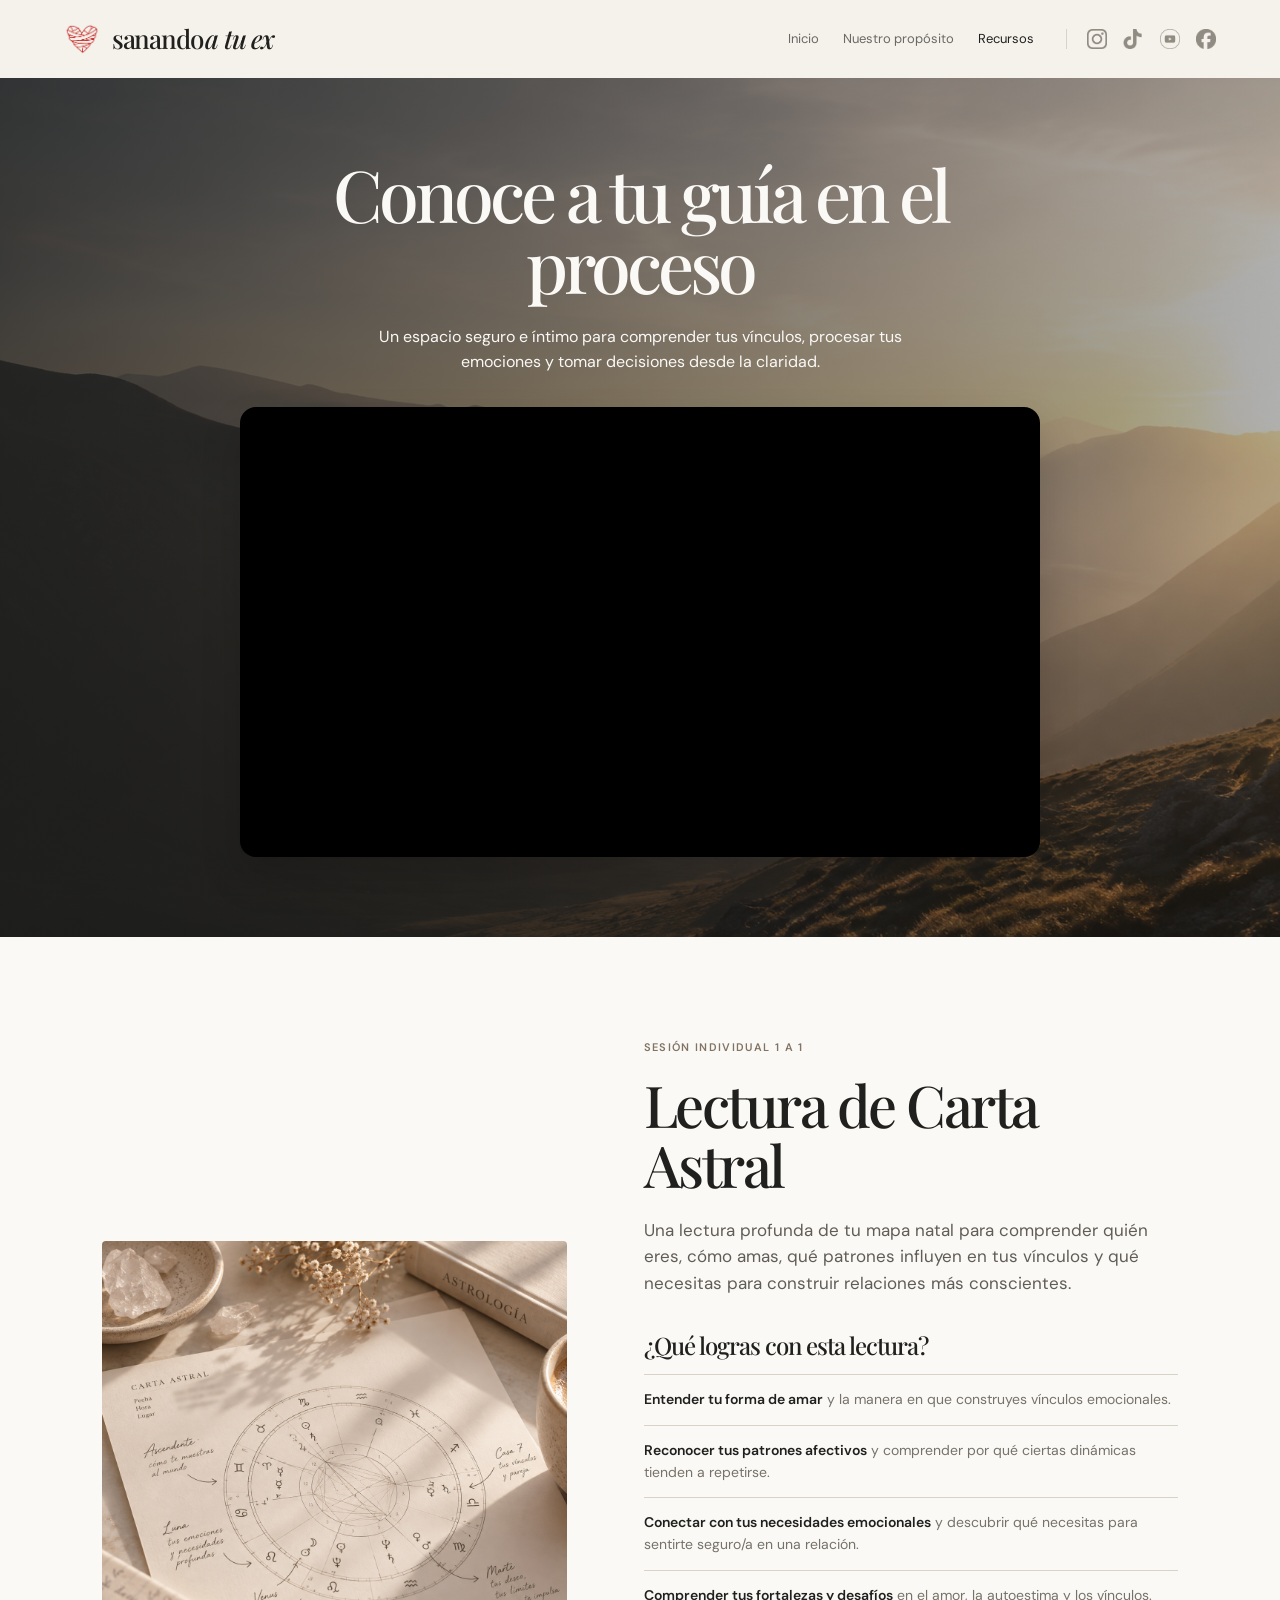
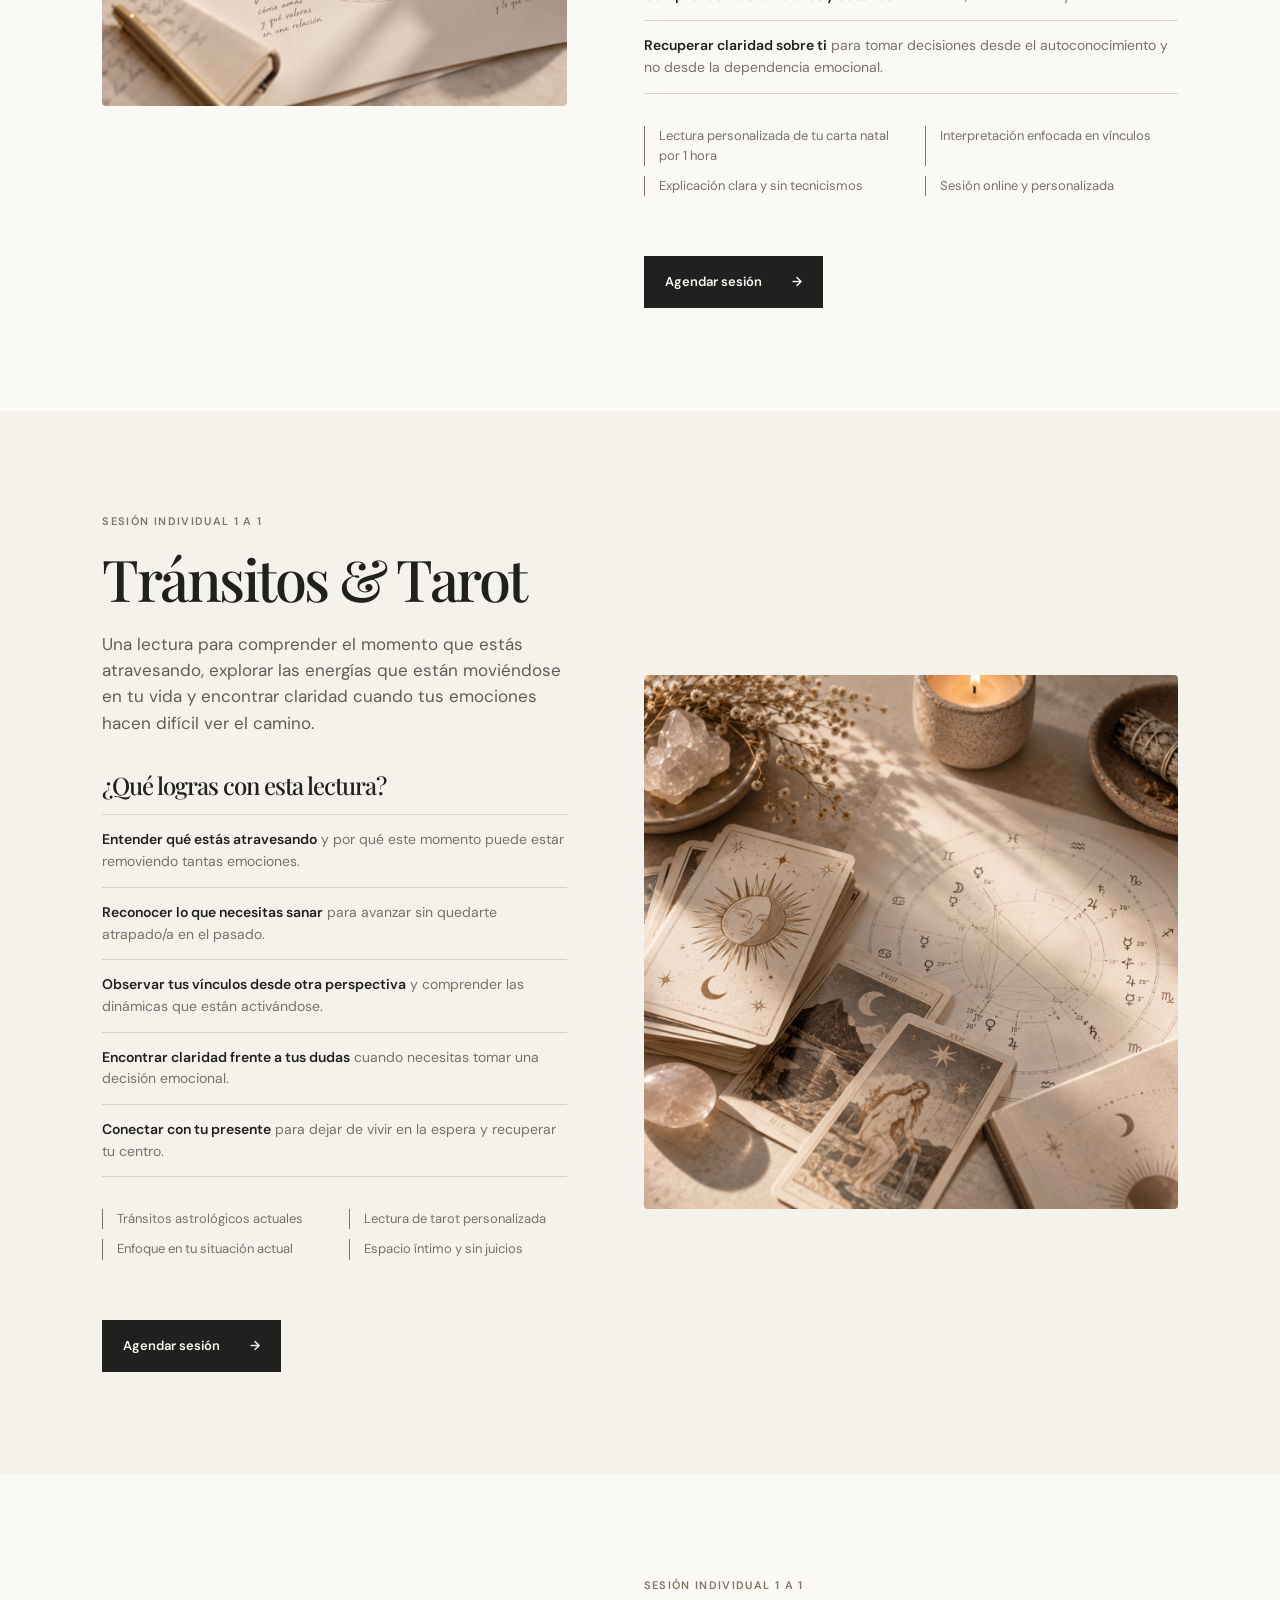
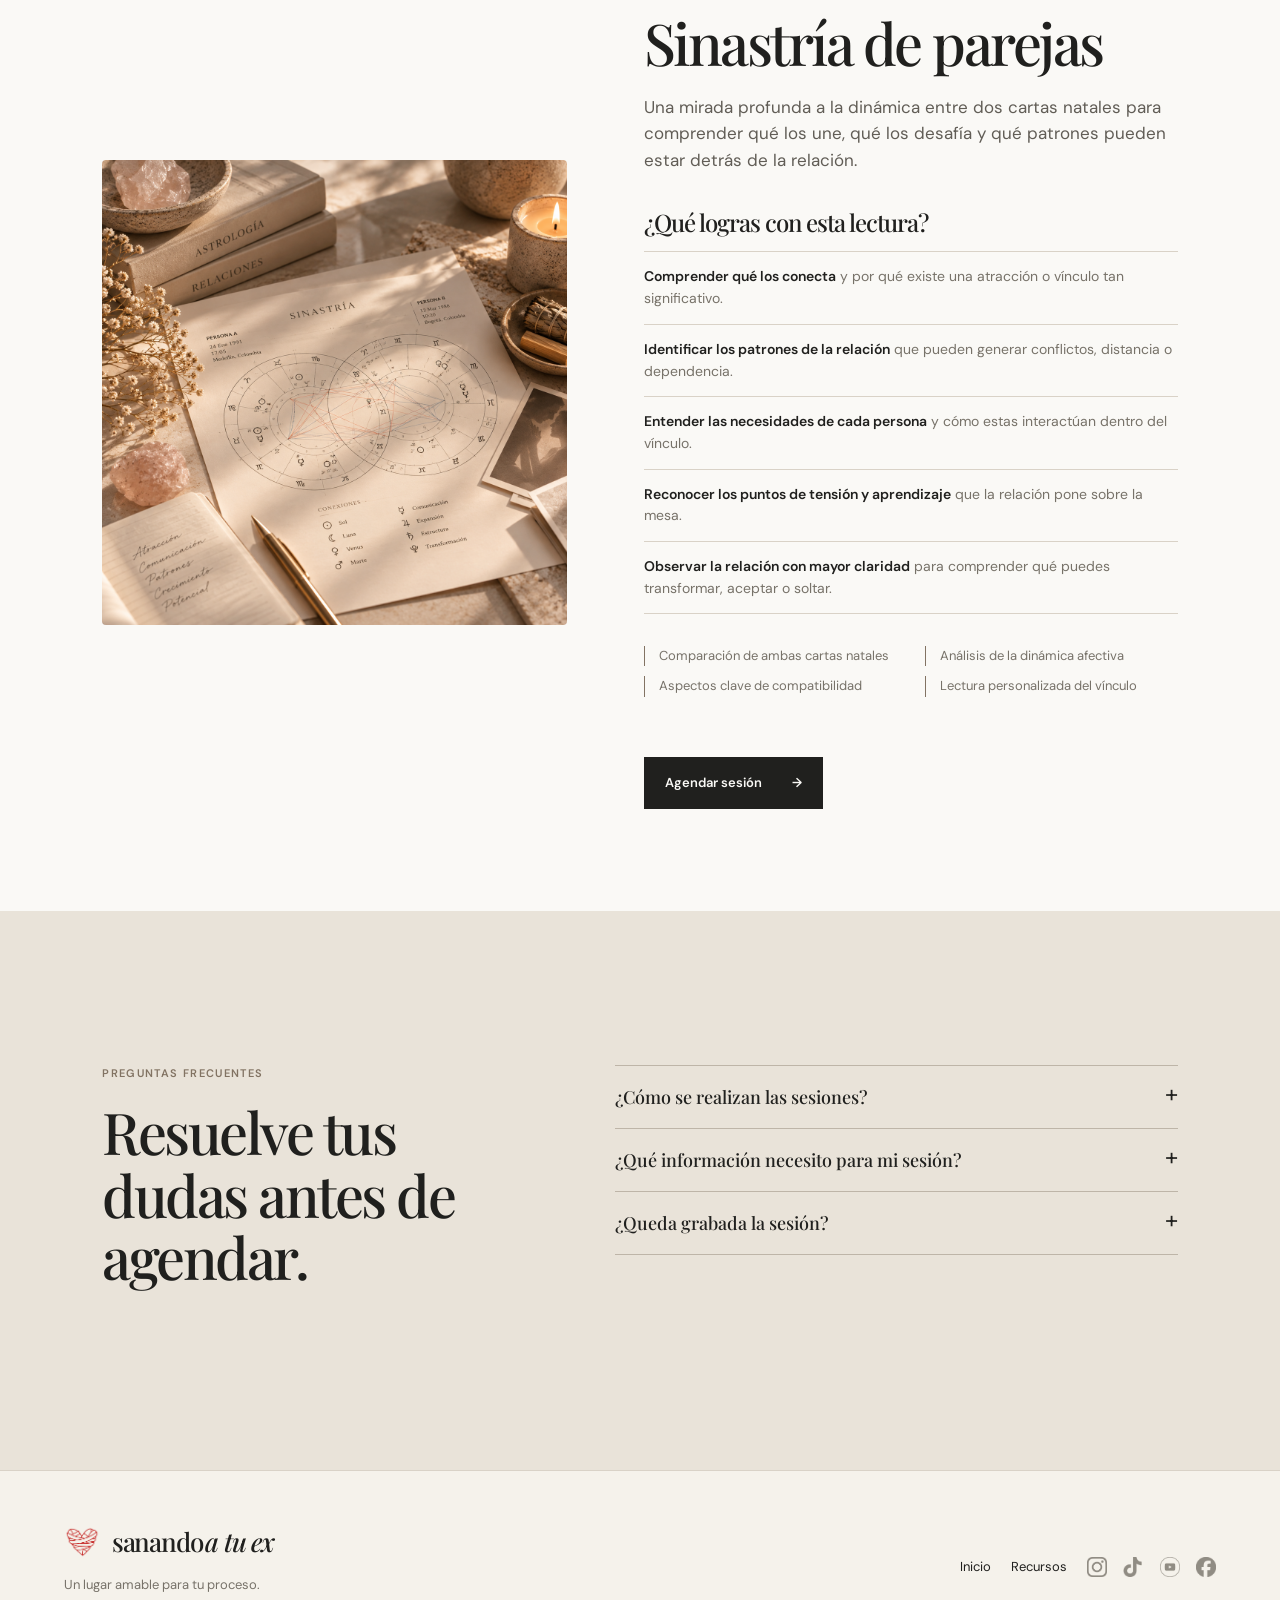
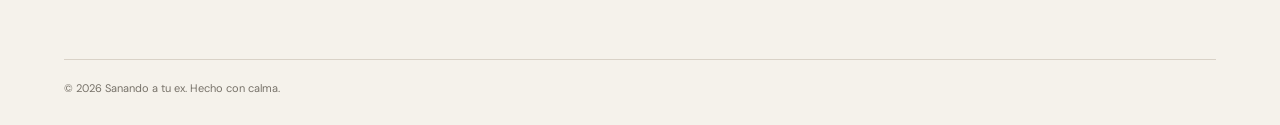
<file: sesiones-individuales.html>
<!doctype html>
<html lang="es">
  <head>
    <meta charset="UTF-8" />
    <meta name="viewport" content="width=device-width, initial-scale=1.0" />
    <meta name="description" content="Sesiones individuales de Carta Astral, Tránsitos & Tarot y Sinastría de Pareja para acompañar tu proceso de autoconocimiento y sanación." />
    <title>Sesiones Individuales — Sanando a tu ex</title>
    <link rel="icon" type="image/png" href="assets/corazon-rojo.png" />
    <link rel="preconnect" href="https://fonts.googleapis.com" />
    <link rel="preconnect" href="https://fonts.gstatic.com" crossorigin />
    <link href="https://fonts.googleapis.com/css2?family=DM+Sans:wght@400;500;600&family=Playfair+Display:ital,wght@0,500;0,600;1,500&display=swap" rel="stylesheet" />
    <link rel="stylesheet" href="styles.css?v=v7" />
  </head>
  <body>
    <header class="site-header">
      <a class="brand brand-with-icon" href="index.html" aria-label="Sanando a tu ex, inicio">
        <img src="assets/corazon-rojo.png" alt="Sanando a tu ex" class="heart-icon-img" />
        <span class="brand-text">sanando<em>a tu ex</em></span>
      </a>
      <button class="menu-button" aria-label="Abrir menú" aria-expanded="false">Menú</button>
      <nav class="nav" aria-label="Navegación principal">
        <a href="index.html">Inicio</a>
        <a href="index.html#proposito">Nuestro propósito</a>
        <a class="active" href="productos.html">Recursos</a>
        <div class="social-links">
          <a href="https://www.instagram.com/sanandoatuex_/" target="_blank" rel="noreferrer" aria-label="Instagram"><img src="assets/instagram-logo.png" alt="Instagram" class="social-icon-img" /></a>
          <a href="https://www.tiktok.com/@sanandoatuex_?is_from_webapp=1&sender_device=pc" target="_blank" rel="noreferrer" aria-label="TikTok"><img src="assets/tiktok-logo.png" alt="TikTok" class="social-icon-img" /></a>
          <a href="https://youtube.com/@sanandoatuex?si=kD7vtOGhTiIHpsKm" target="_blank" rel="noreferrer" aria-label="YouTube"><img src="assets/yotube-logo.png" alt="YouTube" class="social-icon-img" /></a>
          <a href="https://www.facebook.com/profile.php?id=61584561286079" target="_blank" rel="noreferrer" aria-label="Facebook"><img src="assets/facebook-logo.png" alt="Facebook" class="social-icon-img" /></a>
        </div>
      </nav>
    </header>

    <main>
      <!-- Hero con Video de YouTube (No listado) -->
      <section class="shop-hero">
        <div style="max-width: 800px; margin: 0 auto; text-align: center;">
          <h1>Conoce a tu guía en el proceso</h1>
          <p style="text-align: center; margin-left: auto; margin-right: auto; max-width: 600px;">Un espacio seguro e íntimo para comprender tus vínculos, procesar tus emociones y tomar decisiones desde la claridad.</p>
          
          <div class="hero-video-wrapper" style="margin-top: 32px; border-radius: 16px; overflow: hidden; box-shadow: 0 20px 40px rgba(0,0,0,0.15);">
            <div style="position: relative; width: 100%; aspect-ratio: 16/9; background-color: #000;">
              <iframe 
                src="https://www.youtube.com/embed/https://youtu.be/9_CcfJrTXOg?autoplay=1&mute=1&loop=1&playlist=TU_ID_DE_YOUTUBE&controls=1&rel=0" 
                title="Conoce a tu guía en el proceso" 
                style="position: absolute; top: 0; left: 0; width: 100%; height: 100%; border: 0;" 
                allow="accelerometer; autoplay; clipboard-write; encrypted-media; gyroscope; picture-in-picture; web-share" 
                allowfullscreen>
              </iframe>
            </div>
          </div>
        </div>
      </section>

      <!-- Servicio 1: Lectura de Carta Astral -->
      <section class="section guide-section guide-section-ivory">
        <article class="guide-grid">
          <div class="guide-cover">
            <img src="assets/producto-astrologia.png" alt="Lectura de Carta Astral" class="card-cover-img" />
          </div>
          <div class="guide-info">
            <p class="card-type">Sesión Individual 1 a 1</p>
            <h2>Lectura de Carta Astral</h2>
            <p class="guide-lead">Una lectura profunda de tu mapa natal para comprender quién eres, cómo amas, qué patrones influyen en tus vínculos y qué necesitas para construir relaciones más conscientes.</p>

            <h3>¿Qué logras con esta lectura?</h3>
            <ul class="guide-list">
              <li><strong>Entender tu forma de amar</strong> y la manera en que construyes vínculos emocionales.</li>
              <li><strong>Reconocer tus patrones afectivos</strong> y comprender por qué ciertas dinámicas tienden a repetirse.</li>
              <li><strong>Conectar con tus necesidades emocionales</strong> y descubrir qué necesitas para sentirte seguro/a en una relación.</li>
              <li><strong>Comprender tus fortalezas y desafíos</strong> en el amor, la autoestima y los vínculos.</li>
              <li><strong>Recuperar claridad sobre ti</strong> para tomar decisiones desde el autoconocimiento y no desde la dependencia emocional.</li>
            </ul>

            <ul class="guide-facts">
              <li>Lectura personalizada de tu carta natal por 1 hora</li>
              <li>Interpretación enfocada en vínculos</li>
              <li>Explicación clara y sin tecnicismos</li>
              <li>Sesión online y personalizada</li>
            </ul>

            <a class="button button-dark" href="https://wa.link/mevs5n" style="margin-top: 24px;">Agendar sesión <span>→</span></a>
          </div>
        </article>
      </section>

      <!-- Servicio 2: Tránsitos & Tarot -->
      <section class="section guide-section">
        <article class="guide-grid guide-grid-reverse">
          <div class="guide-cover">
            <img src="assets/producto-transitos.png" alt="Tránsitos y Tarot" class="card-cover-img" />
          </div>
          <div class="guide-info">
            <p class="card-type">Sesión Individual 1 a 1</p>
            <h2>Tránsitos & Tarot</h2>
            <p class="guide-lead">Una lectura para comprender el momento que estás atravesando, explorar las energías que están moviéndose en tu vida y encontrar claridad cuando tus emociones hacen difícil ver el camino.</p>

            <h3>¿Qué logras con esta lectura?</h3>
            <ul class="guide-list">
              <li><strong>Entender qué estás atravesando</strong> y por qué este momento puede estar removiendo tantas emociones.</li>
              <li><strong>Reconocer lo que necesitas sanar</strong> para avanzar sin quedarte atrapado/a en el pasado.</li>
              <li><strong>Observar tus vínculos desde otra perspectiva</strong> y comprender las dinámicas que están activándose.</li>
              <li><strong>Encontrar claridad frente a tus dudas</strong> cuando necesitas tomar una decisión emocional.</li>
              <li><strong>Conectar con tu presente</strong> para dejar de vivir en la espera y recuperar tu centro.</li>
            </ul>

            <ul class="guide-facts">
              <li>Tránsitos astrológicos actuales</li>
              <li>Lectura de tarot personalizada</li>
              <li>Enfoque en tu situación actual</li>
              <li>Espacio íntimo y sin juicios</li>
            </ul>

            <a class="button button-dark" href="https://wa.link/i6u0cm" style="margin-top: 24px;">Agendar sesión <span>→</span></a>
          </div>
        </article>
      </section>

      <!-- Servicio 3: Sinastría de parejas -->
      <section class="section guide-section guide-section-ivory">
        <article class="guide-grid">
          <div class="guide-cover">
            <img src="assets/sinastria-servicio.png" alt="Sinastría de Pareja" class="card-cover-img" />
          </div>
          <div class="guide-info">
            <p class="card-type">Sesión Individual 1 a 1</p>
            <h2>Sinastría de parejas</h2>
            <p class="guide-lead">Una mirada profunda a la dinámica entre dos cartas natales para comprender qué los une, qué los desafía y qué patrones pueden estar detrás de la relación.</p>

            <h3>¿Qué logras con esta lectura?</h3>
            <ul class="guide-list">
              <li><strong>Comprender qué los conecta</strong> y por qué existe una atracción o vínculo tan significativo.</li>
              <li><strong>Identificar los patrones de la relación</strong> que pueden generar conflictos, distancia o dependencia.</li>
              <li><strong>Entender las necesidades de cada persona</strong> y cómo estas interactúan dentro del vínculo.</li>
              <li><strong>Reconocer los puntos de tensión y aprendizaje</strong> que la relación pone sobre la mesa.</li>
              <li><strong>Observar la relación con mayor claridad</strong> para comprender qué puedes transformar, aceptar o soltar.</li>
            </ul>

            <ul class="guide-facts">
              <li>Comparación de ambas cartas natales</li>
              <li>Análisis de la dinámica afectiva</li>
              <li>Aspectos clave de compatibilidad</li>
              <li>Lectura personalizada del vínculo</li>
            </ul>

            <a class="button button-dark" href="https://wa.link/3ddny8" style="margin-top: 24px;">Agendar sesión <span>→</span></a>
          </div>
        </article>
      </section>

      <section class="section faq">
        <div>
          <p class="eyebrow">Preguntas frecuentes</p>
          <h2>Resuelve tus dudas antes de agendar.</h2>
        </div>
        <div class="faq-list">
          <details>
            <summary>¿Cómo se realizan las sesiones?<span>+</span></summary>
            <p>Todas las sesiones se realizan de manera online e individual vía videollamada. Recibirás el enlace de acceso una vez confirmes tu reserva.</p>
          </details>
          <details>
            <summary>¿Qué información necesito para mi sesión?<span>+</span></summary>
            <p>Para las lecturas astrológicas (Carta Astral y Sinastría) necesitarás tu fecha, hora exacta y ciudad de nacimiento.</p>
          </details>
          <details>
            <summary>¿Queda grabada la sesión?<span>+</span></summary>
            <p>Sí, la sesión es grabada para que puedas volver a escucharla cuantas veces lo necesites y enfocar toda tu atención en la conversación.</p>
          </details>
        </div>
      </section>
    </main>

    <footer class="footer">
      <div>
        <a class="brand brand-with-icon" href="index.html">
          <img src="assets/corazon-rojo.png" alt="Sanando a tu ex" class="heart-icon-img" />
          <span class="brand-text">sanando<em>a tu ex</em></span>
        </a>
        <p>Un lugar amable para tu proceso.</p>
      </div>
      <div class="footer-links">
        <a href="index.html">Inicio</a>
        <a href="productos.html">Recursos</a>
        <div class="social-links footer-socials">
          <a href="https://www.instagram.com/sanandoatuex_/" target="_blank" rel="noreferrer" aria-label="Instagram"><img src="assets/instagram-logo.png" alt="Instagram" class="social-icon-img" /></a>
          <a href="https://www.tiktok.com/@sanandoatuex_?is_from_webapp=1&sender_device=pc" target="_blank" rel="noreferrer" aria-label="TikTok"><img src="assets/tiktok-logo.png" alt="TikTok" class="social-icon-img" /></a>
          <a href="https://youtube.com/@sanandoatuex?si=kD7vtOGhTiIHpsKm" target="_blank" rel="noreferrer" aria-label="YouTube"><img src="assets/yotube-logo.png" alt="YouTube" class="social-icon-img" /></a>
          <a href="https://www.facebook.com/profile.php?id=61584561286079" target="_blank" rel="noreferrer" aria-label="Facebook"><img src="assets/facebook-logo.png" alt="Facebook" class="social-icon-img" /></a>
        </div>
      </div>
      <small>© 2026 Sanando a tu ex. Hecho con calma.</small>
    </footer>
    <script src="script.js"></script>
  </body>
</html>
</file>
<file: styles.css>
:root {
  --paper: #f5f2eb;
  --ivory: #faf9f6;
  --ink: #20201e;
  --muted: #777269;
  --line: #d9d2c7;
  --sand: #e7dfd2;
  --moka: #827363;
  --serif: "Playfair Display", Georgia, serif;
  --sans: "DM Sans", Arial, sans-serif;
}

* {
  box-sizing: border-box;
}

html {
  scroll-behavior: smooth;
}

body {
  margin: 0;
  background: var(--paper);
  color: var(--ink);
  font-family: var(--sans);
  font-size: 16px;
  line-height: 1.55;
}

a {
  color: inherit;
  text-decoration: none;
}

/* --- Header & Marca --- */
.site-header {
  height: 78px;
  padding: 0 clamp(22px, 5vw, 80px);
  display: flex;
  align-items: center;
  justify-content: space-between;
  background: var(--paper);
  position: relative;
  z-index: 5;
}

.brand {
  text-decoration: none;
  color: var(--ink);
  display: inline-block;
}

.brand-with-icon {
  display: inline-flex;
  align-items: center;
  gap: 12px;
}

/* Imagen del corazón */
.heart-icon-img {
  height: 32px !important;
  width: auto !important;
  max-width: none !important;
  object-fit: contain;
  display: block;
  flex-shrink: 0;
}

/* Texto del logo */
.brand-text {
  font-family: var(--serif);
  font-size: 26px;
  font-weight: 500;
  line-height: 1;
  letter-spacing: -1.2px;
  white-space: nowrap;
  display: inline-flex;
  align-items: center;
}

.brand-text em {
  font-style: italic;
  font-weight: 500;
  margin-left: 3px;
}

/* --- Navegación y Redes Sociales --- */
.nav {
  display: flex;
  align-items: center;
  gap: 24px;
  font-size: 13px;
}

.nav a {
  opacity: .65;
  transition: opacity .2s;
}

.nav a:hover,
.nav a.active {
  opacity: 1;
}

.social-links {
  display: inline-flex;
  align-items: center;
  gap: 16px;
  margin-left: 8px;
  border-left: 1px solid var(--line);
  padding-left: 20px;
}

/* Estilos de las imágenes de las redes sociales */
.social-icon-img {
  height: 20px;
  width: auto;
  object-fit: contain;
  display: block;
  opacity: 0.8;
  transition: opacity 0.2s, transform 0.2s;
}

.social-links a {
  display: inline-flex;
  align-items: center;
  justify-content: center;
  opacity: 1 !important;
}

.social-links a:hover .social-icon-img {
  opacity: 1;
  transform: translateY(-1px);
}

.footer-socials {
  border-left: none;
  padding-left: 0;
  margin-left: 0;
}

.menu-button {
  display: none;
  background: none;
  border: 0;
  font: inherit;
}

/* --- Hero Section --- */
.hero {
  height: min(770px, calc(100vh - 78px));
  min-height: 600px;
  position: relative;
  padding: clamp(45px, 8vw, 120px);
  display: flex;
  align-items: center;
  color: #fff;
  background: linear-gradient(90deg, rgba(19, 20, 18, .68), rgba(19, 20, 18, .28)), url("assets/hero-montanas.png") center/cover no-repeat;
}

.hero-content {
  width: min(650px, 100%);
}

.eyebrow,
.section-label,
.card-type {
  font-size: 11px;
  letter-spacing: 1.35px;
  text-transform: uppercase;
  font-weight: 600;
  color: var(--moka);
  margin: 0 0 18px;
}

.eyebrow.light {
  color: #ebe5d9;
}

.hero h1,
.shop-hero h1 {
  font: 500 clamp(42px, 6.3vw, 88px)/.99 var(--serif);
  letter-spacing: -4px;
  margin: 0;
}

.hero-copy {
  max-width: 480px;
  font-size: 17px;
  line-height: 1.65;
  margin: 30px 0;
}

.button {
  display: inline-flex;
  align-items: center;
  justify-content: center;
  gap: 30px;
  padding: 15px 20px;
  font-size: 13px;
  font-weight: 600;
  border: 1px solid transparent;
  transition: transform .2s, background .2s;
}

.button:hover {
  transform: translateY(-2px);
}

.button-light {
  background: var(--ivory);
  color: var(--ink);
}

.button-dark {
  background: var(--ink);
  color: var(--ivory);
}

.hero-note {
  position: absolute;
  bottom: 32px;
  right: clamp(22px, 5vw, 80px);
  font: italic 15px var(--serif);
  opacity: .86;
}

/* --- Secciones Generales --- */
.section {
  padding: clamp(80px, 12vw, 170px) clamp(22px, 8vw, 130px);
}

.manifesto {
  display: grid;
  grid-template-columns: 1fr 2fr;
  gap: 80px;
  max-width: 1400px;
  margin: auto;
}

.section-label {
  padding-top: 12px;
  border-top: 1px solid var(--line);
}

.manifesto-copy {
  max-width: 750px;
}

.manifesto h2,
.section-heading h2,
.faq h2 {
  font: 500 clamp(34px, 4.5vw, 62px)/1.09 var(--serif);
  letter-spacing: -2.5px;
  margin: 0 0 28px;
}

.manifesto-copy > p:not(.eyebrow) {
  max-width: 570px;
  color: #615d56;
  font-size: 17px;
}

.text-link {
  display: inline-flex;
  gap: 18px;
  border-bottom: 1px solid var(--ink);
  padding-bottom: 5px;
  margin-top: 20px;
  font-size: 14px;
  font-weight: 600;
}

.section-heading {
  display: flex;
  justify-content: space-between;
  align-items: flex-end;
  margin-bottom: 60px;
}

.featured {
  background: var(--ivory);
}

.resource-grid {
  display: grid;
  grid-template-columns: repeat(3, 1fr);
  gap: clamp(20px, 3.8vw, 65px);
  max-width: 1260px;
  margin: auto;
}

.resource-card {
  min-width: 0;
}

.card-offset {
  margin-top: 75px;
}

.resource-art {
  aspect-ratio: 1/.99;
  position: relative;
  display: flex;
  flex-direction: column;
  justify-content: space-between;
  overflow: hidden;
}

.card-cover-img {
  width: 100%;
  height: 100%;
  object-fit: cover;
  border-radius: 4px;
}

.resource-art span {
  font: 500 clamp(24px, 3vw, 44px)/.93 var(--serif);
  letter-spacing: -1px;
}

.resource-art small {
  font: 11px var(--sans);
  text-transform: uppercase;
  letter-spacing: 1px;
}

.book-one {
  color: #36332f;
  background: linear-gradient(135deg, #dad1c1, #ece6dc 54%, #c8bbae);
  padding: 11%;
}

.book-two {
  color: #f9f3e8;
  background: linear-gradient(135deg, #6c6258, #988878 55%, #514c46);
  padding: 11%;
}

.audio-art {
  color: #514a42;
  background: #ddd4c6;
  padding: 11%;
}

.audio-art i {
  font: 80px/.5 var(--serif);
  align-self: flex-end;
  font-style: normal;
}

.card-info {
  padding: 22px 0;
}

.card-info h3 {
  font: 500 27px/1.1 var(--serif);
  letter-spacing: -1px;
  margin: 0 0 10px;
}

.card-info p:not(.card-type) {
  color: var(--muted);
  font-size: 14px;
  margin: 0 0 16px;
}

.card-info a {
  font-size: 13px;
  font-weight: 600;
}

.card-info a span {
  margin-left: 8px;
}

.quote-band {
  padding: clamp(85px, 12vw, 160px) 20px;
  background: var(--ink);
  color: var(--ivory);
  text-align: center;
}

.quote-band p {
  max-width: 790px;
  margin: 0 auto;
  font: 500 clamp(31px, 4.5vw, 60px)/1.13 var(--serif);
  letter-spacing: -2px;
}

.testimonial-grid {
  display: grid;
  grid-template-columns: repeat(3, 1fr);
  gap: 20px;
}

.testimonial-grid figure {
  margin: 0;
  padding: 32px;
  background: var(--ivory);
  border: 1px solid var(--line);
  min-height: 230px;
  display: flex;
  flex-direction: column;
  justify-content: space-between;
}

.testimonial-grid blockquote {
  font: 500 21px/1.35 var(--serif);
  margin: 0;
}

.testimonial-grid figcaption {
  color: var(--muted);
  font-size: 12px;
  margin-top: 25px;
}

/* --- Footer --- */
.footer {
  border-top: 1px solid var(--line);
  padding: 55px clamp(22px, 5vw, 80px) 28px;
  display: grid;
  grid-template-columns: 1fr 1.5fr;
  gap: 50px;
}

.footer p {
  color: var(--muted);
  font-size: 13px;
  margin-top: 10px;
}

.footer-links {
  display: flex;
  justify-content: flex-end;
  align-items: center;
  gap: 20px;
  font-size: 13px;
  flex-wrap: wrap;
}

.footer small {
  grid-column: 1/-1;
  color: var(--muted);
  font-size: 11px;
  border-top: 1px solid var(--line);
  padding-top: 20px;
}

/* --- Tienda / FAQ / Mobile --- */
.shop-hero {
  min-height: 430px;
  padding: 80px clamp(22px, 8vw, 130px);
  display: flex;
  align-items: center;
  background: linear-gradient(90deg, rgba(32, 32, 30, .81), rgba(32, 32, 30, .35)), url("assets/hero-montanas.png") center 62%/cover;
  color: var(--ivory);
}

.shop-hero > div {
  max-width: 800px;
}

.shop-hero h1 {
  font-size: clamp(43px, 5.6vw, 76px);
}

.shop-hero p:not(.eyebrow) {
  max-width: 440px;
  margin: 25px 0 0;
}

.shop {
  padding-top: 42px;
}

.shop-top {
  display: flex;
  justify-content: space-between;
  font-size: 12px;
  color: var(--muted);
  border-bottom: 1px solid var(--line);
  padding-bottom: 18px;
  margin-bottom: 40px;
}

.product-grid {
  display: grid;
  grid-template-columns: repeat(3, 1fr);
  gap: 25px;
}

.product-card {
  background: var(--ivory);
  border: 1px solid var(--line);
}

.product-card .resource-art {
  aspect-ratio: 1/.85;
}

.product-body {
  padding: 27px;
}

.product-body h2 {
  font: 500 29px/1.1 var(--serif);
  letter-spacing: -1px;
  margin: 0 0 12px;
}

.product-body > p:not(.card-type) {
  font-size: 14px;
  color: var(--muted);
  min-height: 44px;
}

.product-bottom {
  display: flex;
  align-items: center;
  justify-content: space-between;
  margin-top: 27px;
}

.product-bottom strong {
  font-size: 13px;
}

.product-bottom .button {
  padding: 12px 15px;
  font-size: 12px;
}

.faq {
  display: grid;
  grid-template-columns: 1fr 1.3fr;
  gap: 80px;
  background: #e9e3d9;
}

.faq-list {
  border-top: 1px solid #beb5a8;
}

.faq details {
  border-bottom: 1px solid #beb5a8;
  padding: 19px 0;
}

.faq summary {
  list-style: none;
  display: flex;
  justify-content: space-between;
  cursor: pointer;
  font: 500 18px var(--serif);
}

.faq summary::-webkit-details-marker {
  display: none;
}

.faq summary span {
  font: 400 24px/18px var(--sans);
}

.faq details[open] summary span {
  transform: rotate(45deg);
}

.faq details p {
  max-width: 500px;
  color: #625d56;
  font-size: 14px;
  margin: 17px 30px 3px 0;
}

@media (max-width: 760px) {
  .site-header {
    height: 66px;
  }
  .menu-button {
    display: block;
    font-size: 13px;
  }
  .nav {
    display: none;
    position: absolute;
    left: 0;
    right: 0;
    top: 66px;
    padding: 20px 22px;
    background: var(--paper);
    border-top: 1px solid var(--line);
    flex-direction: column;
    align-items: flex-start;
    gap: 16px;
  }
  .nav.open {
    display: flex;
  }
  .social-links {
    margin-left: 0;
    padding-left: 0;
    border-left: none;
    flex-wrap: wrap;
    gap: 12px;
  }
  .heart-icon-img {
    height: 26px !important;
  }
  .brand-text {
    font-size: 22px;
  }
  .hero {
    height: 680px;
    min-height: 0;
    padding: 42px 22px;
    align-items: center;
  }
  .hero h1 {
    letter-spacing: -2.5px;
  }
  .hero-copy {
    font-size: 15px;
  }
  .hero-note {
    left: 22px;
    right: auto;
    font-size: 14px;
  }
  .section {
    padding: 75px 22px;
  }
  .manifesto,
  .faq {
    grid-template-columns: 1fr;
    gap: 30px;
  }
  .section-heading {
    margin-bottom: 38px;
  }
  .desktop-link {
    display: none;
  }
  .resource-grid,
  .testimonial-grid,
  .product-grid {
    grid-template-columns: 1fr;
    gap: 35px;
  }
  .card-offset {
    margin-top: 0;
  }
  .third-card {
    display: none;
  }
  .testimonial-grid figure {
    min-height: 190px;
  }
  .footer {
    grid-template-columns: 1fr;
    gap: 28px;
  }
  .footer-links {
    justify-content: flex-start;
  }
  .shop-hero {
    min-height: 390px;
    padding: 50px 22px;
  }
  .shop-top {
    margin-bottom: 28px;
  }
  .product-card .resource-art {
    aspect-ratio: 1/.65;
  }
  .faq h2 {
    margin-bottom: 0;
  }
}

/* ==========================================================================
   Estilos para el Carrusel de Instagram
   ========================================================================== */
.stories-carousel-wrapper {
  position: relative;
  display: flex;
  align-items: center;
  margin: 2rem 0;
}

.stories-carousel {
  display: flex;
  gap: 1.5rem;
  overflow-x: auto;
  scroll-behavior: smooth;
  scrollbar-width: none; /* Ocultar scrollbar en Firefox */
  padding: 1rem 0;
}

.stories-carousel::-webkit-scrollbar {
  display: none; /* Ocultar scrollbar en Chrome/Safari */
}

.story-card {
  min-width: 240px;
  max-width: 240px;
  height: 380px;
  background-color: var(--color-surface, #fbf9f6);
  border: 1px solid rgba(0, 0, 0, 0.08);
  border-radius: 16px;
  overflow: hidden;
  position: relative;
  flex-shrink: 0;
  box-shadow: 0 4px 12px rgba(0, 0, 0, 0.04);
  transition: transform 0.3s ease, box-shadow 0.3s ease;
}

.story-card:hover {
  transform: translateY(-4px);
  box-shadow: 0 8px 20px rgba(0, 0, 0, 0.08);
}

.story-img {
  width: 100%;
  height: 100%;
  object-fit: cover;
}

.story-overlay {
  position: absolute;
  bottom: 0;
  left: 0;
  right: 0;
  padding: 1.25rem;
  background: linear-gradient(transparent, rgba(0, 0, 0, 0.75));
  color: #ffffff;
  font-size: 0.95rem;
  line-height: 1.4;
}

.carousel-btn {
  background: rgba(255, 255, 255, 0.9);
  border: 1px solid rgba(0, 0, 0, 0.1);
  border-radius: 50%;
  width: 40px;
  height: 40px;
  font-size: 1.5rem;
  display: flex;
  align-items: center;
  justify-content: center;
  cursor: pointer;
  position: absolute;
  z-index: 10;
  box-shadow: 0 2px 8px rgba(0, 0, 0, 0.1);
  transition: background 0.2s ease;
}

.carousel-btn:hover {
  background: #ffffff;
}

.prev-btn {
  left: -15px;
}

.next-btn {
  right: -15px;
}

.instagram-cta-container {
  text-align: center;
  margin-top: 1.5rem;
}

.button-outline {
  display: inline-block;
  padding: 0.8rem 1.5rem;
  border: 1px solid var(--color-text, #2c2c2c);
  color: var(--color-text, #2c2c2c);
  border-radius: 30px;
  text-decoration: none;
  font-weight: 500;
  transition: all 0.3s ease;
}

.button-outline:hover {
  background-color: var(--color-text, #2c2c2c);
  color: #ffffff;
}

/* ==========================================
   GUÍAS DIGITALES
   Reemplaza TODO el bloque anterior desde el comentario
   "ESTILOS PÁGINA GUÍAS DIGITALES" hasta el final de styles.css
   ========================================== */

.guide-section {
  padding-top: clamp(60px, 8vw, 110px);
  padding-bottom: clamp(60px, 8vw, 110px);
}

.guide-section-ivory {
  background: var(--ivory);
}

.guide-grid {
  display: grid;
  grid-template-columns: 1fr 1.15fr;
  gap: clamp(32px, 6vw, 90px);
  align-items: center;
  max-width: 1260px;
  margin: auto;
}

.guide-grid-reverse .guide-cover {
  order: 2;
}

.guide-cover {
  aspect-ratio: 1 / 1;
  overflow: hidden;
}

.guide-info h2 {
  font: 500 clamp(34px, 4.5vw, 58px)/1.05 var(--serif);
  letter-spacing: -2.5px;
  margin: 0 0 22px;
}

.guide-lead {
  max-width: 540px;
  color: #615d56;
  font-size: 17px;
  margin: 0 0 36px;
}

.guide-info h3 {
  font: 500 24px/1.1 var(--serif);
  letter-spacing: -1px;
  margin: 0 0 6px;
}

.guide-list,
.guide-facts {
  list-style: none;
  padding: 0;
  margin: 0;
}

.guide-list {
  border-top: 1px solid var(--line);
  margin-top: 16px;
  margin-bottom: 32px;
}

.guide-list li {
  padding: 14px 0;
  border-bottom: 1px solid var(--line);
  font-size: 14px;
  color: var(--muted);
}

.guide-list strong {
  color: var(--ink);
  font-weight: 600;
}

.guide-facts {
  display: grid;
  grid-template-columns: 1fr 1fr;
  gap: 10px 28px;
  font-size: 13px;
  color: var(--muted);
  margin-bottom: 36px;
}

.guide-facts li {
  padding-left: 14px;
  border-left: 1px solid var(--moka);
}

.guide-note {
  max-width: 480px;
  margin: 0;
  padding: 4px 0 4px 20px;
  border-left: 2px solid var(--moka);
  color: var(--muted);
  font-size: 14px;
}

@media (max-width: 760px) {
  .guide-grid {
    grid-template-columns: 1fr;
    gap: 30px;
  }
  .guide-grid-reverse .guide-cover {
    order: 0;
  }
  .guide-facts {
    grid-template-columns: 1fr;
  }
}

/* ==========================================
   MEDITACIONES GUIADAS
   Pega este bloque AL FINAL de styles.css
   ========================================== */

.med-player-section {
  background: var(--ink);
  color: var(--ivory);
  padding-top: clamp(50px, 7vw, 100px);
  padding-bottom: clamp(50px, 7vw, 100px);
}

.med-player {
  display: grid;
  grid-template-columns: 1.7fr 1fr;
  gap: clamp(28px, 5vw, 80px);
  align-items: center;
  max-width: 1260px;
  margin: auto;
}

.med-video {
  aspect-ratio: 16 / 9;
  background: #000;
}

.med-video iframe {
  width: 100%;
  height: 100%;
  border: 0;
  display: block;
}

.med-now h2 {
  font: 500 clamp(30px, 3.6vw, 48px)/1.08 var(--serif);
  letter-spacing: -2px;
  margin: 0 0 16px;
}

.med-now p:not(.card-type) {
  color: #cfc8bb;
  font-size: 16px;
  margin: 0 0 8px;
}

.card-type.light {
  color: #ebe5d9;
}

.med-now .text-link {
  border-bottom-color: var(--ivory);
  margin-top: 24px;
}

.med-list-section {
  padding-top: clamp(60px, 8vw, 110px);
  padding-bottom: clamp(60px, 8vw, 110px);
}

.med-carousel {
  display: flex;
  gap: clamp(20px, 3vw, 40px);
  max-width: 1260px;
  margin: auto;
  overflow-x: auto;
  scroll-snap-type: x mandatory;
  scrollbar-width: none;
  padding-bottom: 4px;
}

.med-carousel::-webkit-scrollbar {
  display: none;
}

.med-card {
  flex: 1 0 300px;
  scroll-snap-align: start;
  display: flex;
  flex-direction: column;
  text-align: left;
  font: inherit;
  color: inherit;
  background: var(--ivory);
  border: 1px solid var(--line);
  padding: 0;
  cursor: pointer;
  transition: border-color .2s;
}

.med-card:hover,
.med-card.active {
  border-color: var(--ink);
}

.med-card:focus-visible {
  outline: 2px solid var(--moka);
  outline-offset: 3px;
}

.med-thumb {
  display: block;
  aspect-ratio: 16 / 9;
  overflow: hidden;
  position: relative;
}

.med-thumb img {
  width: 100%;
  height: 100%;
  object-fit: cover;
  display: block;
}

.med-thumb::after {
  content: "";
  position: absolute;
  left: 50%;
  top: 50%;
  width: 54px;
  height: 54px;
  transform: translate(-50%, -50%);
  border-radius: 50%;
  background: rgba(250, 249, 246, .9)
    linear-gradient(var(--ink), var(--ink)) no-repeat;
  clip-path: circle(50%);
}

.med-thumb::before {
  content: "";
  position: absolute;
  z-index: 1;
  left: calc(50% - 5px);
  top: 50%;
  transform: translateY(-50%);
  border-style: solid;
  border-width: 9px 0 9px 15px;
  border-color: transparent transparent transparent var(--ink);
}

.med-thumb::after {
  background: rgba(250, 249, 246, .92);
}

.med-card.active .med-thumb::after {
  background: var(--moka);
}

.med-card.active .med-thumb::before {
  border-left-color: var(--ivory);
}

.med-info {
  display: block;
  padding: 22px 24px 26px;
}

.med-info .card-type {
  display: block;
  margin-bottom: 10px;
}

.med-name {
  display: block;
  font: 500 24px/1.1 var(--serif);
  letter-spacing: -1px;
  margin-bottom: 10px;
}

.med-sub {
  display: block;
  color: var(--muted);
  font-size: 14px;
}

@media (max-width: 760px) {
  .med-player {
    grid-template-columns: 1fr;
  }
  .med-card {
    flex-basis: 82%;
  }
}
</file>
